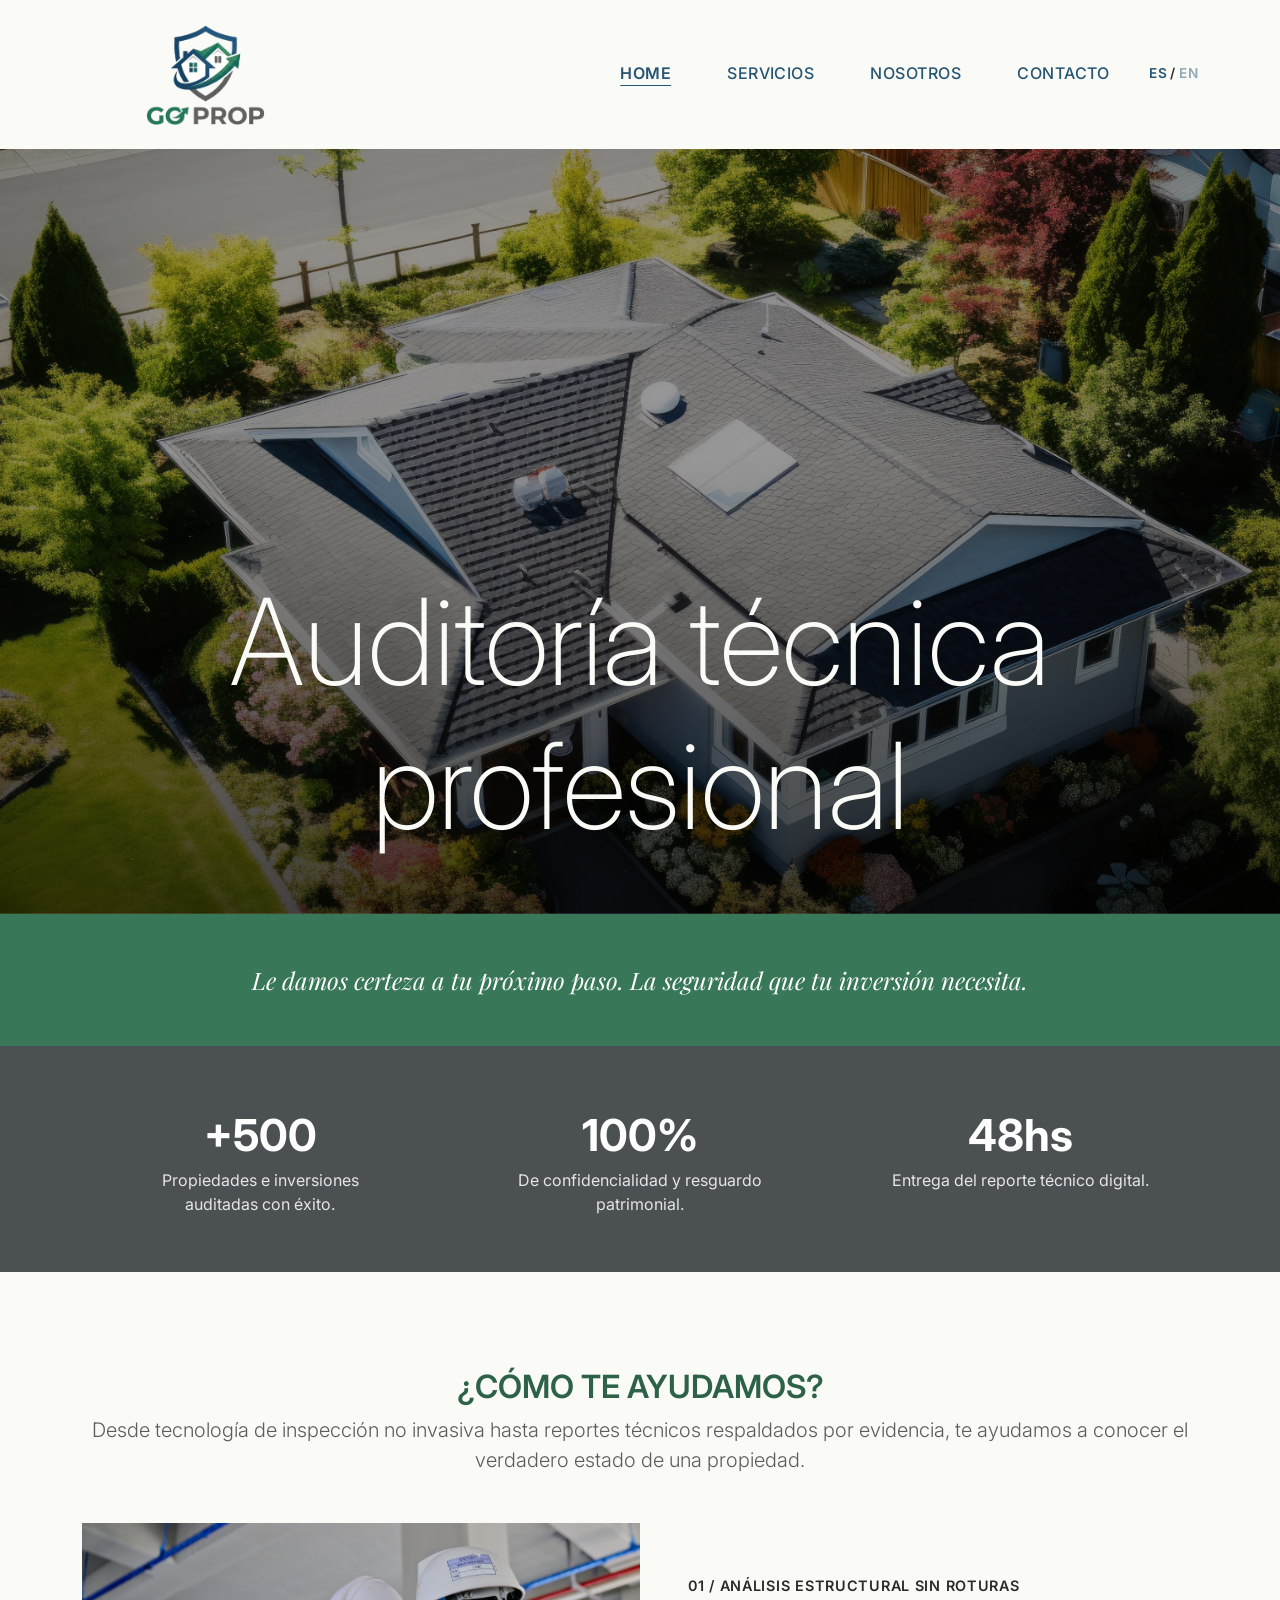
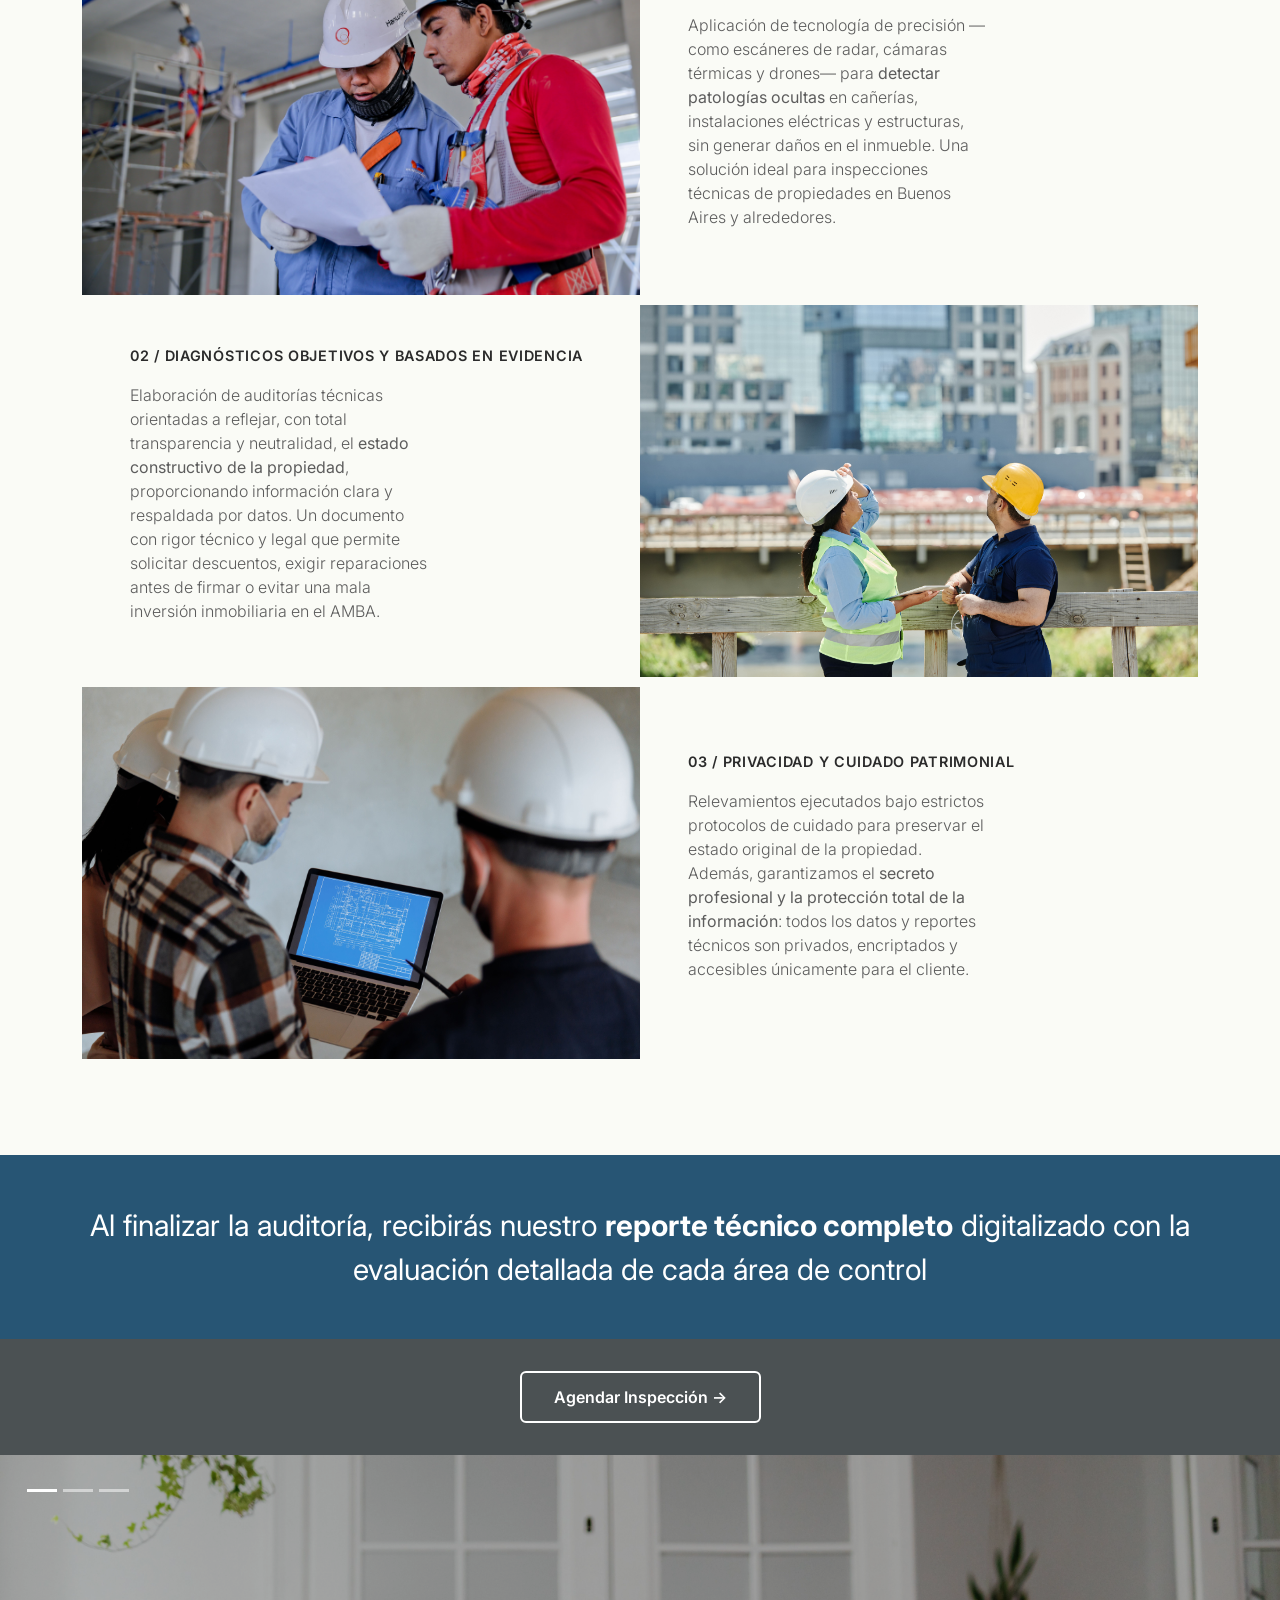
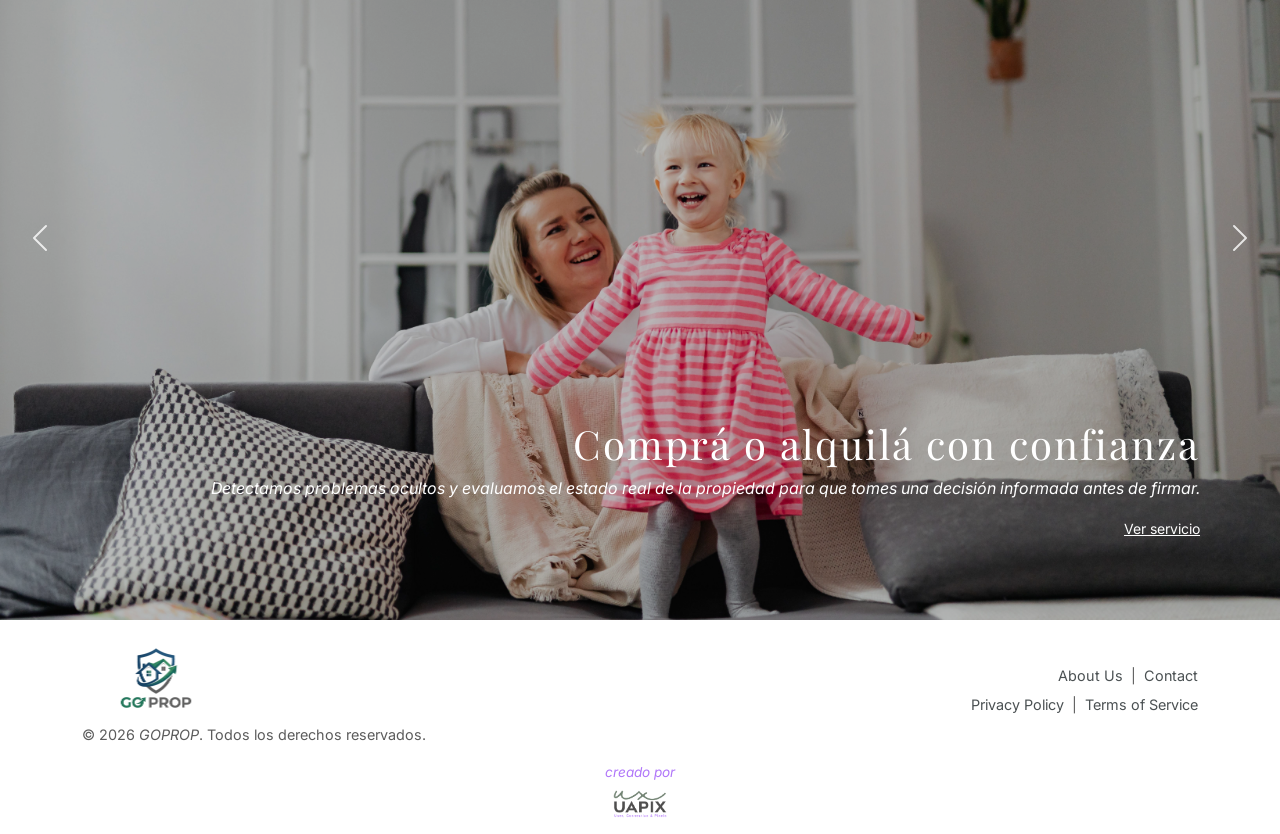
<file: index.html>
<!DOCTYPE html>
<html lang="es">
<head>
  <meta charset="UTF-8">
  <meta name="viewport" content="width=device-width, initial-scale=1.0">
  <title>Go Prop | La seguridad que tu inversión necesita</title>
  <meta name="description" content="Le damos certeza a tu próximo paso. Auditorías técnicas de propiedades con reporte digital.">

  <!-- Google Fonts -->
  <link rel="preconnect" href="https://fonts.googleapis.com">
  <link rel="preconnect" href="https://fonts.gstatic.com" crossorigin>
  <link href="https://fonts.googleapis.com/css2?family=Inter:wght@300;400;500;600;700&family=Playfair+Display:ital@1&display=swap" rel="stylesheet">

    <!-- FAVICON -->
    <link rel="shortcut icon" href="/assets/images/favicon.png" type="image/x-icon">
    <link rel="icon" href="/assets/images/favicon.png" type="image/x-icon">

  <!-- Bootstrap CSS -->
  <link href="https://cdn.jsdelivr.net/npm/bootstrap@5.3.3/dist/css/bootstrap.min.css" rel="stylesheet">

  <!-- Custom CSS -->
  <link rel="stylesheet" href="css/style.css">
</head>
<body>

  <!-- ==========================================================================
       Navbar
       ========================================================================== -->
  <nav class="navbar navbar-expand-lg navbar-goprop">
    <div class="container">
      <a class="navbar-brand" href="index.html">
        <img src="assets/images/logo.png" alt="Go Prop">
      </a>
      <button class="navbar-toggler" type="button" data-bs-toggle="collapse" data-bs-target="#navMain" aria-controls="navMain" aria-expanded="false" aria-label="Abrir menú">
        <span class="navbar-toggler-icon"></span>
      </button>
      <div class="collapse navbar-collapse justify-content-end" id="navMain">
        <ul class="navbar-nav">
          <li class="nav-item"><a class="nav-link active" href="index.html">HOME</a></li>
          <li class="nav-item"><a class="nav-link" href="servicios.html">SERVICIOS</a></li>
          <li class="nav-item"><a class="nav-link" href="nosotros.html">NOSOTROS</a></li>
          <li class="nav-item"><a class="nav-link" href="contacto.html">CONTACTO</a></li>
        </ul>
        <div class="lang-switch">
          <a href="index.html" class="current">ES</a> / <a href="en/index.html">EN</a>
        </div>
      </div>
    </div>
  </nav>

  <!-- ==========================================================================
       Hero
       ========================================================================== -->
  <header class="hero" style="background-image: url('assets/images/hero.png');">
    <div class="container hero-content">
      <h1 class="display-5">Auditoría técnica profesional</h1>
    </div>
  </header>

  <!-- Quote band -->
  <section class="quote-band">
    <p>Le damos certeza a tu próximo paso. La seguridad que tu inversión necesita.</p>
  </section>

  <!-- Stats bar -->
  <section class="stats-bar">
    <div class="container">
      <div class="row text-center g-4">
        <div class="col-md-4">
          <div class="stat-number">+500</div>
          <p class="stat-label">Propiedades e inversiones auditadas con éxito.</p>
        </div>
        <div class="col-md-4">
          <div class="stat-number">100%</div>
          <p class="stat-label">De confidencialidad y resguardo patrimonial.</p>
        </div>
        <div class="col-md-4">
          <div class="stat-number">48hs</div>
          <p class="stat-label">Entrega del reporte técnico digital.</p>
        </div>
      </div>
    </div>
  </section>

  <!-- ==========================================================================
       Cómo te ayudamos
       ========================================================================== -->
  <section class="services-intro section-padding">
    <div class="container">
      <div class="text-center mb-5">
        <h2>¿CÓMO TE AYUDAMOS?</h2>
        <p class="lead">Desde tecnología de inspección no invasiva hasta reportes técnicos respaldados por evidencia, te ayudamos a conocer el verdadero estado de una propiedad.</p>
      </div>

      <div class="row service-row align-items-center g-0 mb-0">
        <div class="col-md-6">
          <img src="assets/images/solucion1.jpg" alt="Inspectores revisando documentos en una propiedad">
        </div>
        <div class="col-md-6 p-5">
          <span class="service-number">01 / Análisis estructural sin roturas</span>
          <p class="mt-3">Aplicación de tecnología de precisión —como escáneres de radar, cámaras térmicas y drones— para <strong>detectar patologías ocultas</strong> en cañerías, instalaciones eléctricas y estructuras, sin generar daños en el inmueble. Una solución ideal para inspecciones técnicas de propiedades en Buenos Aires y alrededores.</p>
        </div>
      </div>


      <div class="row service-row align-items-center g-0 mb-0">
        <div class="col-md-6 order-md-2">
          <img src="assets/images/solucion2.jpg" alt="Inspectores afuera revisando la fachada de una propiedad">
        </div>
        <div class="col-md-6 order-md-1 p-5">
          <span class="service-number">02 / Diagnósticos objetivos y basados en evidencia</span>
          <p class="mt-3">Elaboración de auditorías técnicas orientadas a reflejar, con total transparencia y neutralidad, el <strong>estado constructivo de la propiedad</strong>, proporcionando información clara y respaldada por datos. Un documento con rigor técnico y legal que permite solicitar descuentos, exigir reparaciones antes de firmar o evitar una mala inversión inmobiliaria en el AMBA.</p>
        </div>
      </div>

      
      <div class="row service-row align-items-center g-0">
        <div class="col-md-6">
          <img src="assets/images/solucion3.jpg" alt="Inspectores revisando planos en una computadora portatil">
        </div>
        <div class="col-md-6 p-5">
          <span class="service-number">03 / Privacidad y cuidado patrimonial</span>
          <p class="mt-3">Relevamientos ejecutados bajo estrictos protocolos de cuidado para preservar el estado original de la propiedad. Además, garantizamos el <strong>secreto profesional y la protección total de la información</strong>: todos los datos y reportes técnicos son privados, encriptados y accesibles únicamente para el cliente.</p>
        </div>
      </div>
    </div>
  </section>

  <!-- CTA -->
  <section class="cta-text-band">
    <div class="container">
      <p>Al finalizar la auditoría, recibirás nuestro <strong>reporte técnico completo</strong> digitalizado con la evaluación detallada de cada área de control</p>
    </div>
  </section>
  <section class="cta-button-band">
    <a href="servicios.html" class="btn btn-outline-goprop">Agendar Inspección &rarr;</a>
  </section>

  <!-- ==========================================================================
       Gallery / parallax
       ========================================================================== -->
  <div id="galleryCarousel" class="carousel slide gallery-parallax" data-bs-ride="carousel">
    <div class="carousel-indicators">
      <button type="button" data-bs-target="#galleryCarousel" data-bs-slide-to="0" class="active" aria-current="true" aria-label="Slide 1"></button>
      <button type="button" data-bs-target="#galleryCarousel" data-bs-slide-to="1" aria-label="Slide 2"></button>
      <button type="button" data-bs-target="#galleryCarousel" data-bs-slide-to="2" aria-label="Slide 3"></button>
    </div>
    <div class="carousel-inner">
      <div class="carousel-item active" style="background-image: url('assets/images/gallery-living-room.jpg');">
        <div class="gallery-parallax-content">
          <h2 class="display-6">Comprá o alquilá con confianza</h2>
          <p class="fst-italic">Detectamos problemas ocultos y evaluamos el estado real de la propiedad para que tomes una decisión informada antes de firmar.</p>
          <a href="servicios.html#pre-compra" class="text-white text-decoration-underline small">Ver servicio</a>
        </div>
      </div>
      <div class="carousel-item" style="background-image: url('assets/images/gallery-kitchen.jpg');">
        <div class="gallery-parallax-content">
          <h2 class="display-6">Recibí tu propiedad con tranquilidad</h2>
          <p class="fst-italic">Verificamos que la construcción o remodelación cumpla con los estándares de calidad y con lo acordado antes de la entrega.</p>
          <a href="servicios.html#control-obra" class="text-white text-decoration-underline small">Ver servicio</a>
        </div>
      </div>
      <div class="carousel-item" style="background-image: url('assets/images/gallery-garden.jpg');">
        <div class="gallery-parallax-content">
          <h2 class="display-6">Encontrá la causa del problema</h2>
          <p class="fst-italic">Analizamos filtraciones, fisuras y otras fallas para identificar su origen y brindarte un diagnóstico técnico confiable.</p>
          <a href="servicios.html#patologias" class="text-white text-decoration-underline small">Ver servicio</a>
        </div>
      </div>
    </div>
    <button class="carousel-control-prev" type="button" data-bs-target="#galleryCarousel" data-bs-slide="prev">
      <span class="carousel-control-prev-icon" aria-hidden="true"></span>
      <span class="visually-hidden">Anterior</span>
    </button>
    <button class="carousel-control-next" type="button" data-bs-target="#galleryCarousel" data-bs-slide="next">
      <span class="carousel-control-next-icon" aria-hidden="true"></span>
      <span class="visually-hidden">Siguiente</span>
    </button>
  </div>

  <!-- ==========================================================================
       Footer
       ========================================================================== -->
  <footer class="footer-goprop">
    <div class="container">
      <div class="row align-items-center">
        <div class="col-md-5 mb-3 mb-md-0 footer-brand">
          <img src="assets/images/logo.png" alt="Go Prop" style="height:72px;">
          <p class="footer-copyright">&copy; 2026 <em>GOPROP</em>. Todos los derechos reservados.</p>
        </div>
<div class="col-md-7 text-md-end footer-links">
          <div class="footer-links-row"><a href="nosotros.html">About Us</a><span class="footer-sep">|</span><a href="contacto.html">Contact</a></div>
          <div class="footer-links-row"><a href="#">Privacy Policy</a><span class="footer-sep">|</span><a href="#">Terms of Service</a></div>
        </div>
      </div>
<div class="text-center mt-3 footer-credit">
        <p>creado por</p>
        <img src="assets/images/uapix-logo.png" alt="UAPIX">
      </div>
    </div>
  </footer>

  <!-- Bootstrap JS -->
  <script src="https://cdn.jsdelivr.net/npm/bootstrap@5.3.3/dist/js/bootstrap.bundle.min.js"></script>
  <script src="js/main.js"></script>
</body>
</html>
</file>
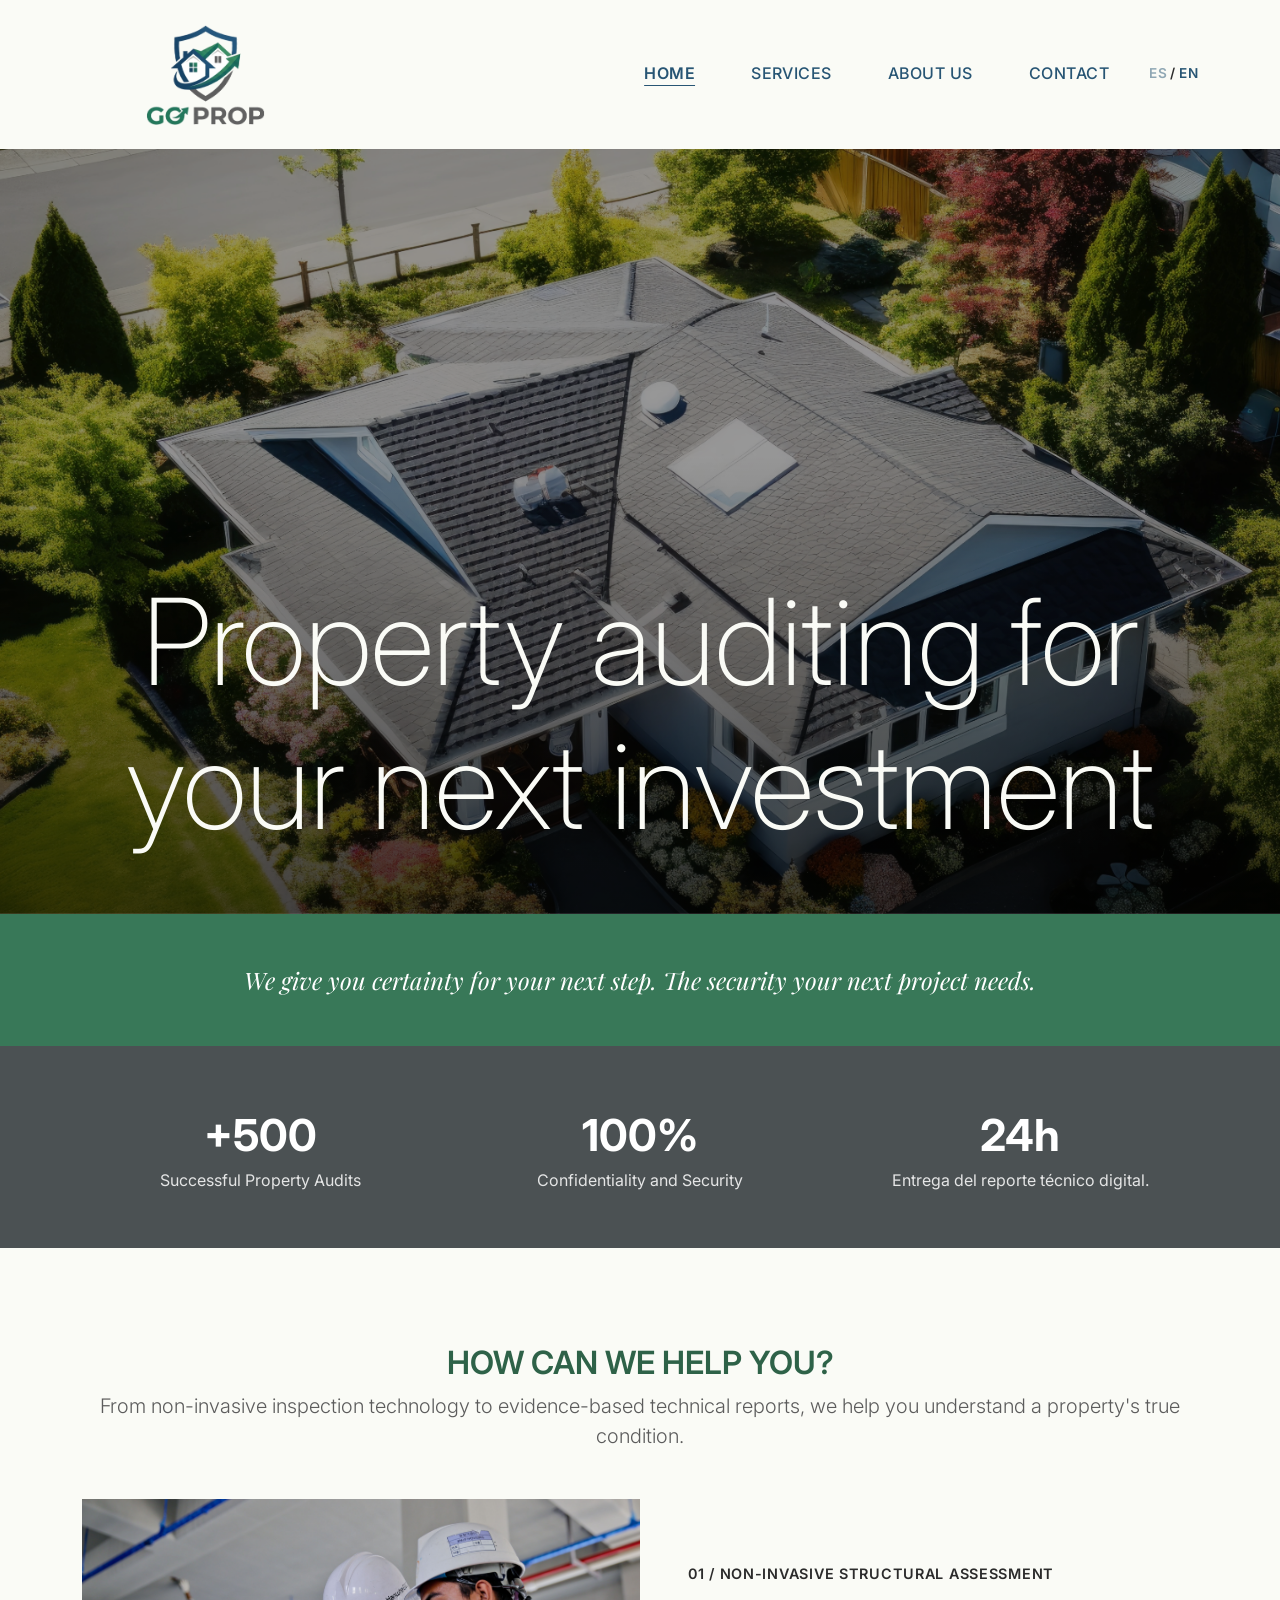
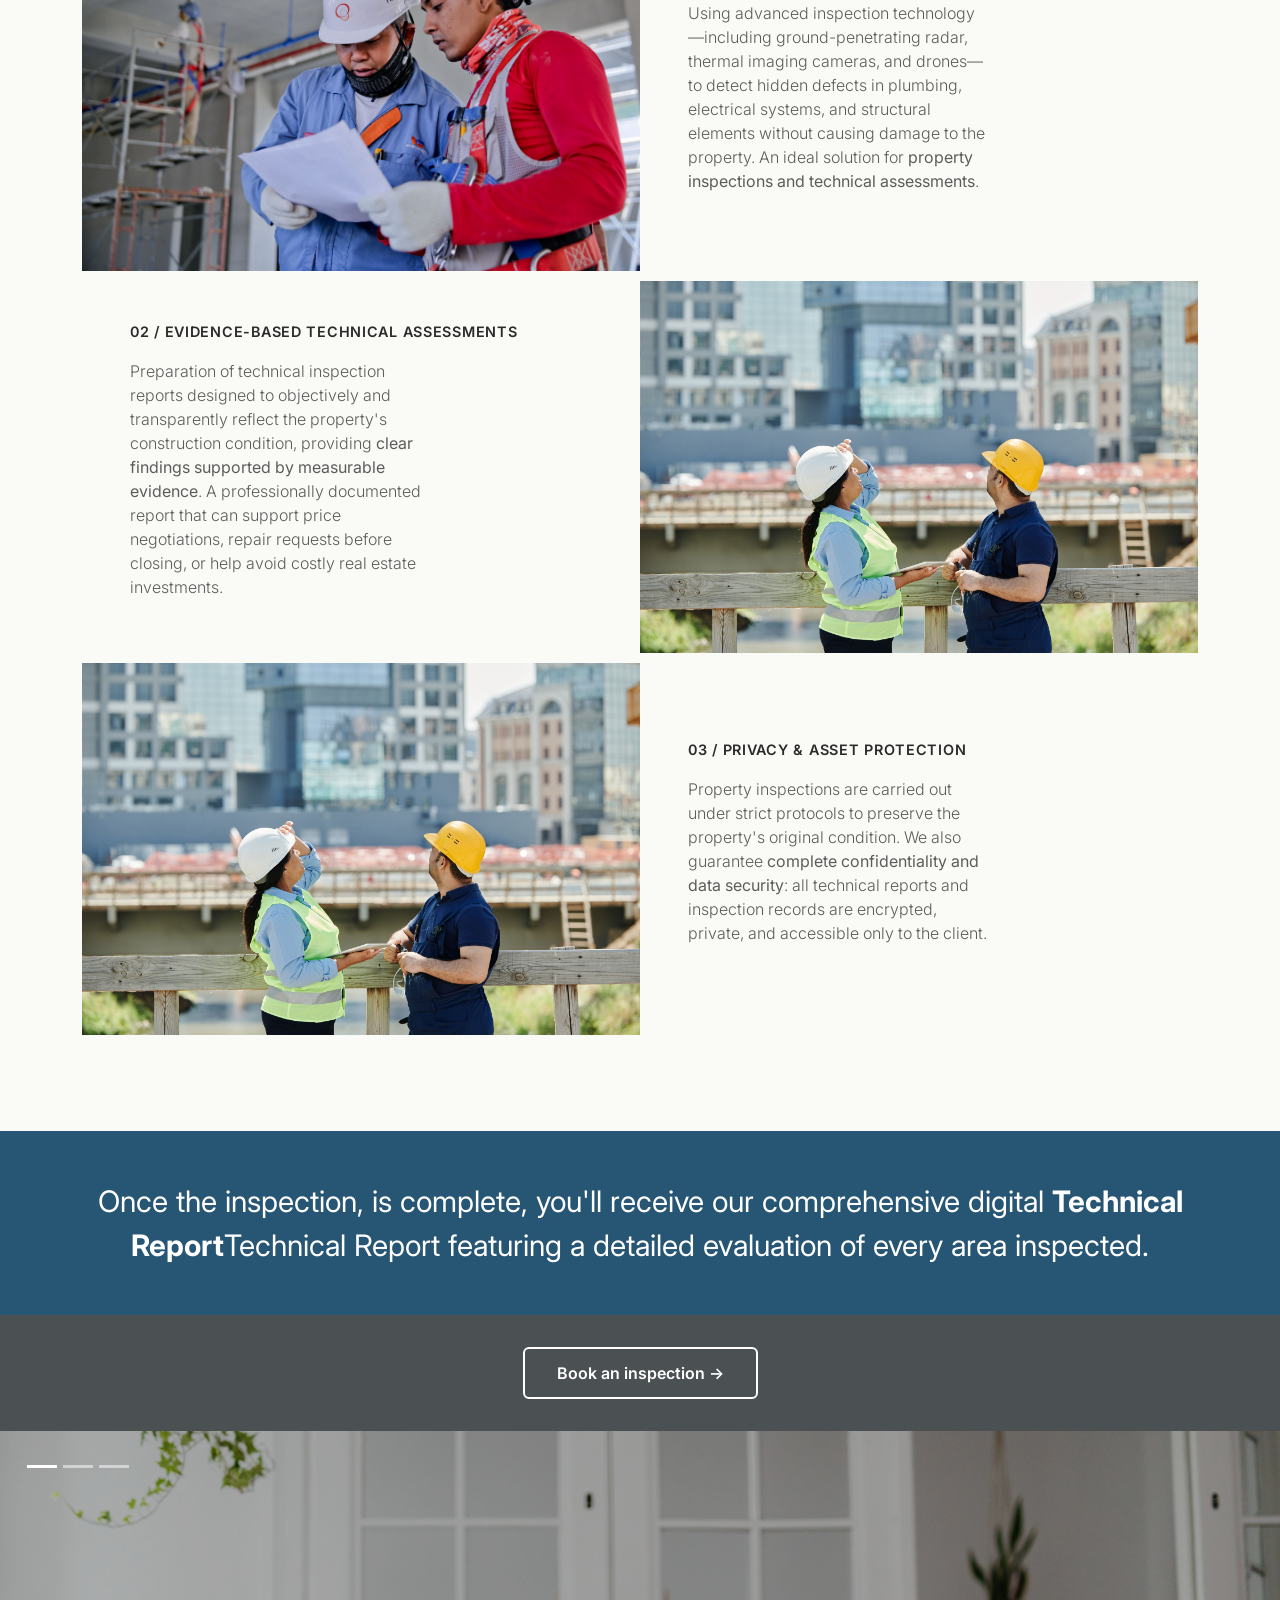
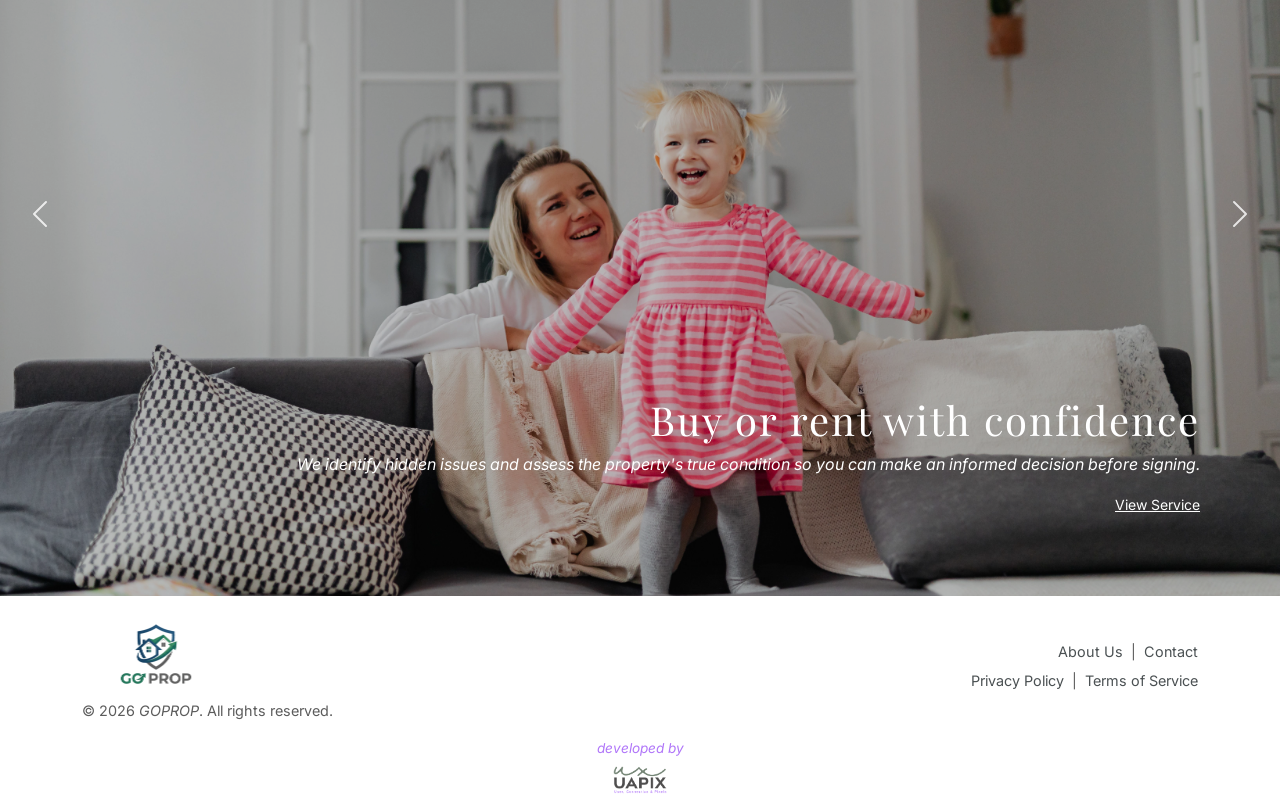
<file: en/index.html>
<!DOCTYPE html>
<html lang="en">
<head>
  <meta charset="UTF-8">
  <meta name="viewport" content="width=device-width, initial-scale=1.0">
  <title>Go Prop | Property Auditing and Inspection</title>
  <meta name="description" content="We give you certainty for your next step. Technical property audits with a digital report.">

  <!-- Google Fonts -->
  <link rel="preconnect" href="https://fonts.googleapis.com">
  <link rel="preconnect" href="https://fonts.gstatic.com" crossorigin>
  <link href="https://fonts.googleapis.com/css2?family=Inter:wght@300;400;500;600;700&family=Playfair+Display:ital@1&display=swap" rel="stylesheet">
  
  <!-- FAVICON -->
    <link rel="shortcut icon" href="../assets/images/favicon.png" type="image/x-icon">
    <link rel="icon" href="../assets/images/favicon.png" type="image/x-icon">

  <!-- Bootstrap CSS -->
  <link href="https://cdn.jsdelivr.net/npm/bootstrap@5.3.3/dist/css/bootstrap.min.css" rel="stylesheet">

  <!-- Custom CSS -->
  <link rel="stylesheet" href="../css/style.css">
</head>
<body>

  <!-- ==========================================================================
       Navbar
       ========================================================================== -->
  <nav class="navbar navbar-expand-lg navbar-goprop">
    <div class="container">
      <a class="navbar-brand" href="index.html">
        <img src="../assets/images/logo.png" alt="Go Prop">
      </a>
      <button class="navbar-toggler" type="button" data-bs-toggle="collapse" data-bs-target="#navMain" aria-controls="navMain" aria-expanded="false" aria-label="Abrir menú">
        <span class="navbar-toggler-icon"></span>
      </button>
      <div class="collapse navbar-collapse justify-content-end" id="navMain">
        <ul class="navbar-nav">
          <li class="nav-item"><a class="nav-link active" href="index.html">HOME</a></li>
          <li class="nav-item"><a class="nav-link" href="servicios.html">SERVICES</a></li>
          <li class="nav-item"><a class="nav-link" href="nosotros.html">ABOUT US</a></li>
          <li class="nav-item"><a class="nav-link" href="contacto.html">CONTACT</a></li>
        </ul>
        <div class="lang-switch">
          <a href="../index.html">ES</a> / <a href="index.html" class="current">EN</a>
        </div>
      </div>
    </div>
  </nav>

  <!-- ==========================================================================
       Hero
       ========================================================================== -->
  <header class="hero" style="background-image: url('../assets/images/hero.png');">
    <div class="container hero-content">  
      <h1 class="display-5">Property auditing for your next investment</h1>
    </div>
  </header>

  <!-- Quote band -->
  <section class="quote-band">
  
    <p>We give you certainty for your next step. The security your next project needs.</p>
  </section>

  <!-- Stats bar -->
  <section class="stats-bar">
    <div class="container">
      <div class="row text-center g-4">
        <div class="col-md-4">
          <div class="stat-number">+500</div>
          <!-- TRANSLATE (3 stat labels below) -->
          <p class="stat-label">Successful Property Audits</p>
        </div>
        <div class="col-md-4">
          <div class="stat-number">100%</div>
          <p class="stat-label">Confidentiality and Security</p>
        </div>
        <div class="col-md-4">
          <div class="stat-number">24h</div>
          <p class="stat-label">Entrega del reporte técnico digital.</p>
        </div>
      </div>
    </div>
  </section>

  <!-- ==========================================================================
       How can we help
       ========================================================================== -->
  <section class="services-intro section-padding">
    <div class="container">
      <div class="text-center mb-5">
        
        <h2>HOW CAN WE HELP YOU?</h2>
        <p class="lead">From non-invasive inspection technology to evidence-based technical reports, we help you understand a property's true condition.</p>
      </div>

      <!-- Row 1: image left, text right -->
      <div class="row service-row align-items-center g-0 mb-0">
        <div class="col-md-6">
          <img src="/assets/images/solucion1.jpg" alt="Inspectores revisando documentos en una propiedad">
        </div>
        <div class="col-md-6 p-5">
          
          <span class="service-number">01 / Non-Invasive Structural Assessment</span>
          <p class="mt-3">Using advanced inspection technology—including ground-penetrating radar, thermal imaging cameras, and drones—to detect hidden defects in plumbing, electrical systems, and structural elements without causing damage to the property. An ideal solution for <strong>property inspections and technical assessments</strong>.</p>
        </div>
      </div>

      <!-- Row 2: text left, image right -->
      <div class="row service-row align-items-center g-0 mb-0">
        <div class="col-md-6 order-md-2">
          <img src="/assets/images/solucion2.jpg" alt="Inspectores afuera revisando la fachada de una propiedad">
        </div>
        <div class="col-md-6 order-md-1 p-5">
          <span class="service-number">02 / Evidence-Based Technical Assessments</span>
          <p class="mt-3">Preparation of technical inspection reports designed to objectively and transparently reflect the property's construction condition, providing <strong>clear findings supported by measurable evidence</strong>. A professionally documented report that can support price negotiations, repair requests before closing, or help avoid costly real estate investments.</p>
        </div>
      </div>

      <!-- Row 3: image left, text right -->
      <div class="row service-row align-items-center g-0">
        <div class="col-md-6">
          <img src="/assets/images/solucion2.jpg" alt="Inspectores revisando planos en una computadora portatil">
        </div>
        <div class="col-md-6 p-5">
          <span class="service-number">03 / Privacy & Asset Protection</span>
          <p class="mt-3">Property inspections are carried out under strict protocols to preserve the property's original condition. We also guarantee <strong>complete confidentiality and data security</strong>: all technical reports and inspection records are encrypted, private, and accessible only to the client.</p>
        </div>
      </div>
    </div>
  </section>

  <!-- CTA -->
  <section class="cta-text-band">
    <div class="container">
      <!-- TRANSLATE -->
      <p>Once the inspection, is complete, you'll receive our comprehensive digital <strong>Technical Report</strong>Technical Report featuring a detailed evaluation of every area inspected.</p>
    </div>
  </section>
  <section class="cta-button-band">
    <!-- TRANSLATE (button label) -->
    <a href="servicios.html" class="btn btn-outline-goprop">Book an inspection &rarr;</a>
  </section>

  <!-- ==========================================================================
       Gallery / parallax
       ========================================================================== -->
  <div id="galleryCarousel" class="carousel slide gallery-parallax" data-bs-ride="carousel">
    <div class="carousel-indicators">
      <button type="button" data-bs-target="#galleryCarousel" data-bs-slide-to="0" class="active" aria-current="true" aria-label="Slide 1"></button>
      <button type="button" data-bs-target="#galleryCarousel" data-bs-slide-to="1" aria-label="Slide 2"></button>
      <button type="button" data-bs-target="#galleryCarousel" data-bs-slide-to="2" aria-label="Slide 3"></button>
    </div>
    <div class="carousel-inner">
      <div class="carousel-item active" style="background-image: url('../assets/images/gallery-living-room.jpg');">
        <div class="gallery-parallax-content">
          <h2 class="display-6">Buy or rent with confidence</h2>
          <p class="fst-italic">We identify hidden issues and assess the property's true condition so you can make an informed decision before signing.</p>
          <a href="servicios.html#pre-compra" class="text-white text-decoration-underline small">View Service</a>
        </div>
      </div>
      <div class="carousel-item" style="background-image: url('../assets/images/gallery-kitchen.jpg');">
        <div class="gallery-parallax-content">
          <h2 class="display-6">End construction work with peace of mind</h2>
          <p class="fst-italic">We verify that newly built or renovated properties meet quality standards and match the agreed specifications before handover.</p>
          <a href="servicios.html#control-obra" class="text-white text-decoration-underline small">View Service</a>

        </div>
      </div>
      <div class="carousel-item" style="background-image: url('../assets/images/gallery-garden.jpg');">
        <div class="gallery-parallax-content">
          <h2 class="display-6">Find the root cause of the problem</h2>
          <p class="fst-italic">We investigate leaks, structural cracks, and other property issues to identify their source and provide a reliable technical diagnosis.</p>
          <a href="servicios.html#patologias" class="text-white text-decoration-underline small">View Service</a>

        </div>
      </div>
    </div>
    <button class="carousel-control-prev" type="button" data-bs-target="#galleryCarousel" data-bs-slide="prev">
      <span class="carousel-control-prev-icon" aria-hidden="true"></span>
      <span class="visually-hidden">Anterior</span>
    </button>
    <button class="carousel-control-next" type="button" data-bs-target="#galleryCarousel" data-bs-slide="next">
      <span class="carousel-control-next-icon" aria-hidden="true"></span>
      <span class="visually-hidden">Siguiente</span>
    </button>
  </div>

  <!-- ==========================================================================
       Footer
       ========================================================================== -->
  <footer class="footer-goprop">
    <div class="container">
      <div class="row align-items-center">
        <div class="col-md-5 mb-3 mb-md-0 footer-brand">
          <img src="../assets/images/logo.png" alt="Go Prop" style="height:72px;">
          <p class="footer-copyright">&copy; 2026 <em>GOPROP</em>. All rights reserved.</p>
        </div>
<div class="col-md-7 text-md-end footer-links">
          <div class="footer-links-row"><a href="nosotros.html">About Us</a><span class="footer-sep">|</span><a href="contacto.html">Contact</a></div>
          <div class="footer-links-row"><a href="#">Privacy Policy</a><span class="footer-sep">|</span><a href="#">Terms of Service</a></div>
        </div>
      </div>
<div class="text-center mt-3 footer-credit">
        <p>developed by</p>
        <img src="../assets/images/uapix-logo.png" alt="UAPIX">
      </div>
    </div>
  </footer>

  <!-- Bootstrap JS -->
  <script src="https://cdn.jsdelivr.net/npm/bootstrap@5.3.3/dist/js/bootstrap.bundle.min.js"></script>
  <script src="../js/main.js"></script>
</body>
</html>
</file>
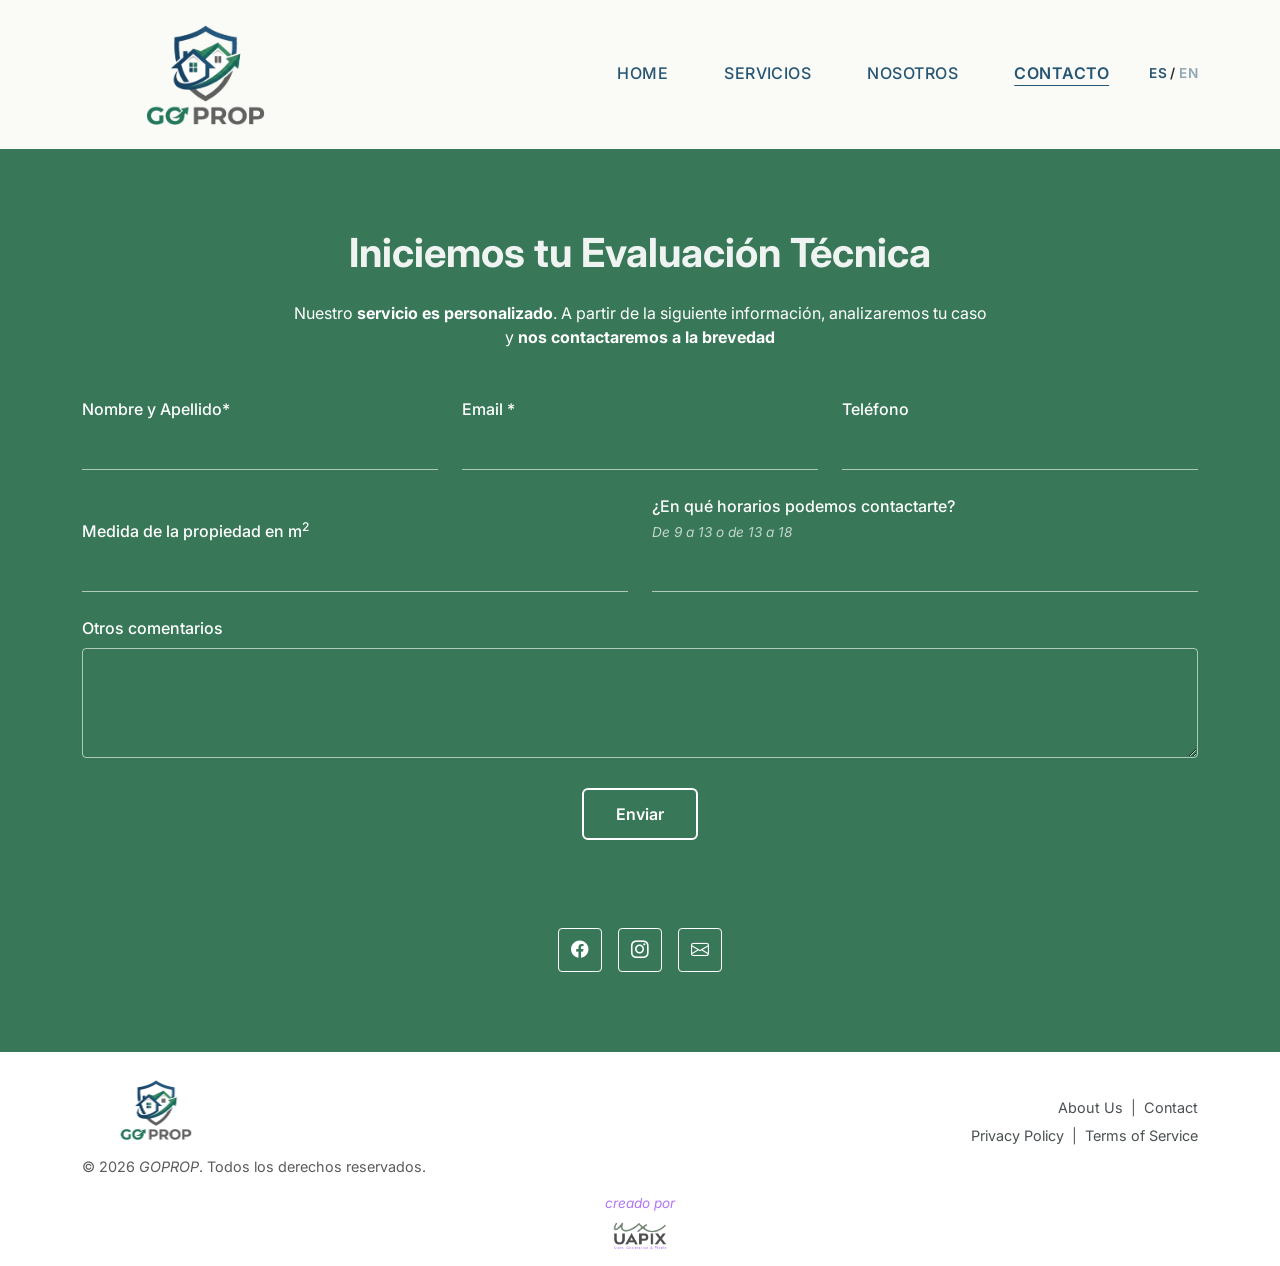
<file: contacto.html>
<!DOCTYPE html>
<html lang="es">

<head>
  <meta charset="UTF-8">
  <meta name="viewport" content="width=device-width, initial-scale=1.0">
  <title>Contact | Go Prop</title>

  <link rel="preconnect" href="https://fonts.googleapis.com">
  <link rel="preconnect" href="https://fonts.gstatic.com" crossorigin>
  <link
    href="https://fonts.googleapis.com/css2?family=Inter:wght@300;400;500;600;700&family=Playfair+Display:ital@1&display=swap"
    rel="stylesheet">

  <link href="https://cdn.jsdelivr.net/npm/bootstrap@5.3.3/dist/css/bootstrap.min.css" rel="stylesheet">
  <link rel="stylesheet" href="css/style.css">
  <!-- FAVICON -->
  <link rel="shortcut icon" href="/assets/images/favicon.png" type="image/x-icon">
  <link rel="icon" href="/assets/images/favicon.png" type="image/x-icon">

  <link rel="stylesheet" href="https://cdn.jsdelivr.net/npm/bootstrap-icons@1.13.1/font/bootstrap-icons.min.css">

</head>

<body>

  <nav class="navbar navbar-expand-lg navbar-goprop">
    <div class="container">
      <a class="navbar-brand" href="index.html">
        <img src="assets/images/logo.png" alt="Go Prop">
      </a>
      <button class="navbar-toggler" type="button" data-bs-toggle="collapse" data-bs-target="#navMain"
        aria-controls="navMain" aria-expanded="false" aria-label="Abrir menú">
        <span class="navbar-toggler-icon"></span>
      </button>
      <div class="collapse navbar-collapse justify-content-end" id="navMain">
        <ul class="navbar-nav">
          <li class="nav-item"><a class="nav-link" href="index.html">HOME</a></li>
          <li class="nav-item"><a class="nav-link" href="servicios.html">SERVICIOS</a></li>
          <li class="nav-item"><a class="nav-link" href="nosotros.html">NOSOTROS</a></li>
          <li class="nav-item"><a class="nav-link active" href="contacto.html">CONTACTO</a></li>
        </ul>
        <div class="lang-switch">
          <a href="contacto.html" class="current">ES</a> / <a href="en/contacto.html">EN</a>
        </div>
      </div>
    </div>
  </nav>

  <section class="contact-hero">
    <div class="container">
      <h1>Iniciemos tu Evaluación Técnica</h1>
      <p class="contact-subtext">Nuestro <strong>servicio es personalizado</strong>. A partir de la siguiente
        información, analizaremos tu caso y <strong>nos contactaremos a la brevedad</strong></p>

      <form class="contact-form" id="contactForm" name="contacto" method="POST" data-netlify="true"
        data-netlify-honeypot="bot-field">
        <input type="hidden" name="form-name" value="contacto">

        <p class="d-none">
          <label>No completar si eres humano: <input name="bot-field"></label>
        </p>
        <div class="row">
          <div class="col-md-4 mb-4">
            <label for="nombre">Nombre y Apellido*</label>
            <input type="text" id="nombre" name="nombre" required>
          </div>

          <div class="col-md-4 mb-4">
            <label for="email">Email *</label>
            <input type="email" id="email" name="email" required>
          </div>
          <div class="col-md-4 mb-4">
            <label for="telefono">Teléfono</label>
            <input type="tel" id="telefono" name="telefono">
          </div>
        </div>

        <div class="row">
          <div class="col-md-6 mb-4">
            <label for="pregunta1">Medida de la propiedad en m<sup>2</sup></label>
            <input type="text" id="pregunta1" name="pregunta1">
          </div>
          <div class="col-md-6 mb-4">
            <label for="pregunta2">¿En qué horarios podemos contactarte?</label>
            <span class="field-hint"> <em> De 9 a 13 o de 13 a 18</em></span>
            <input type="text" id="pregunta2" name="pregunta2">
          </div>
        </div>

        <div class="col-md-12 mb-4">
  <label for="pregunta3">Otros comentarios</label>
  <textarea id="pregunta3" name="pregunta3" rows="3"></textarea>
</div>

          </div>
          <button type="submit" class="btn btn-outline-goprop mt-3 d-block mx-auto">Enviar</button>
          <div id="formStatus" class="form-status mt-3" aria-live="polite"></div>
      </form>

      <div class="social-icons mt-5">
        <a href="#" aria-label="Facebook"><i class="bi bi-facebook"></i></a>
        <a href="#" aria-label="Instagram"><i class="bi bi-instagram"></i></a>
        <a href="mailto:info@goprop.com" aria-label="Email"><i class="bi bi-envelope"></i></a>
      </div>
    </div>
  </section>

  <footer class="footer-goprop">
    <div class="container">
      <div class="row align-items-center">
        <div class="col-md-5 mb-3 mb-md-0 footer-brand">
          <img src="assets/images/logo.png" alt="Go Prop" style="height:72px;">
          <p class="footer-copyright">&copy; 2026 <em>GOPROP</em>. Todos los derechos reservados.</p>
        </div>
        <div class="col-md-7 text-md-end footer-links">
          <div class="footer-links-row"><a href="nosotros.html">About Us</a><span class="footer-sep">|</span><a
              href="contacto.html">Contact</a></div>
          <div class="footer-links-row"><a href="#">Privacy Policy</a><span class="footer-sep">|</span><a href="#">Terms
              of Service</a></div>
        </div>
      </div>
      <div class="text-center mt-3 footer-credit">
        <p>creado por</p>
        <img src="assets/images/uapix-logo.png" alt="UAPIX">
      </div>
    </div>
  </footer>

  <!-- Bootstrap JS -->
  <script src="https://cdn.jsdelivr.net/npm/bootstrap@5.3.3/dist/js/bootstrap.bundle.min.js"></script>
  <script src="js/main.js"></script>
</body>

</html>
</file>
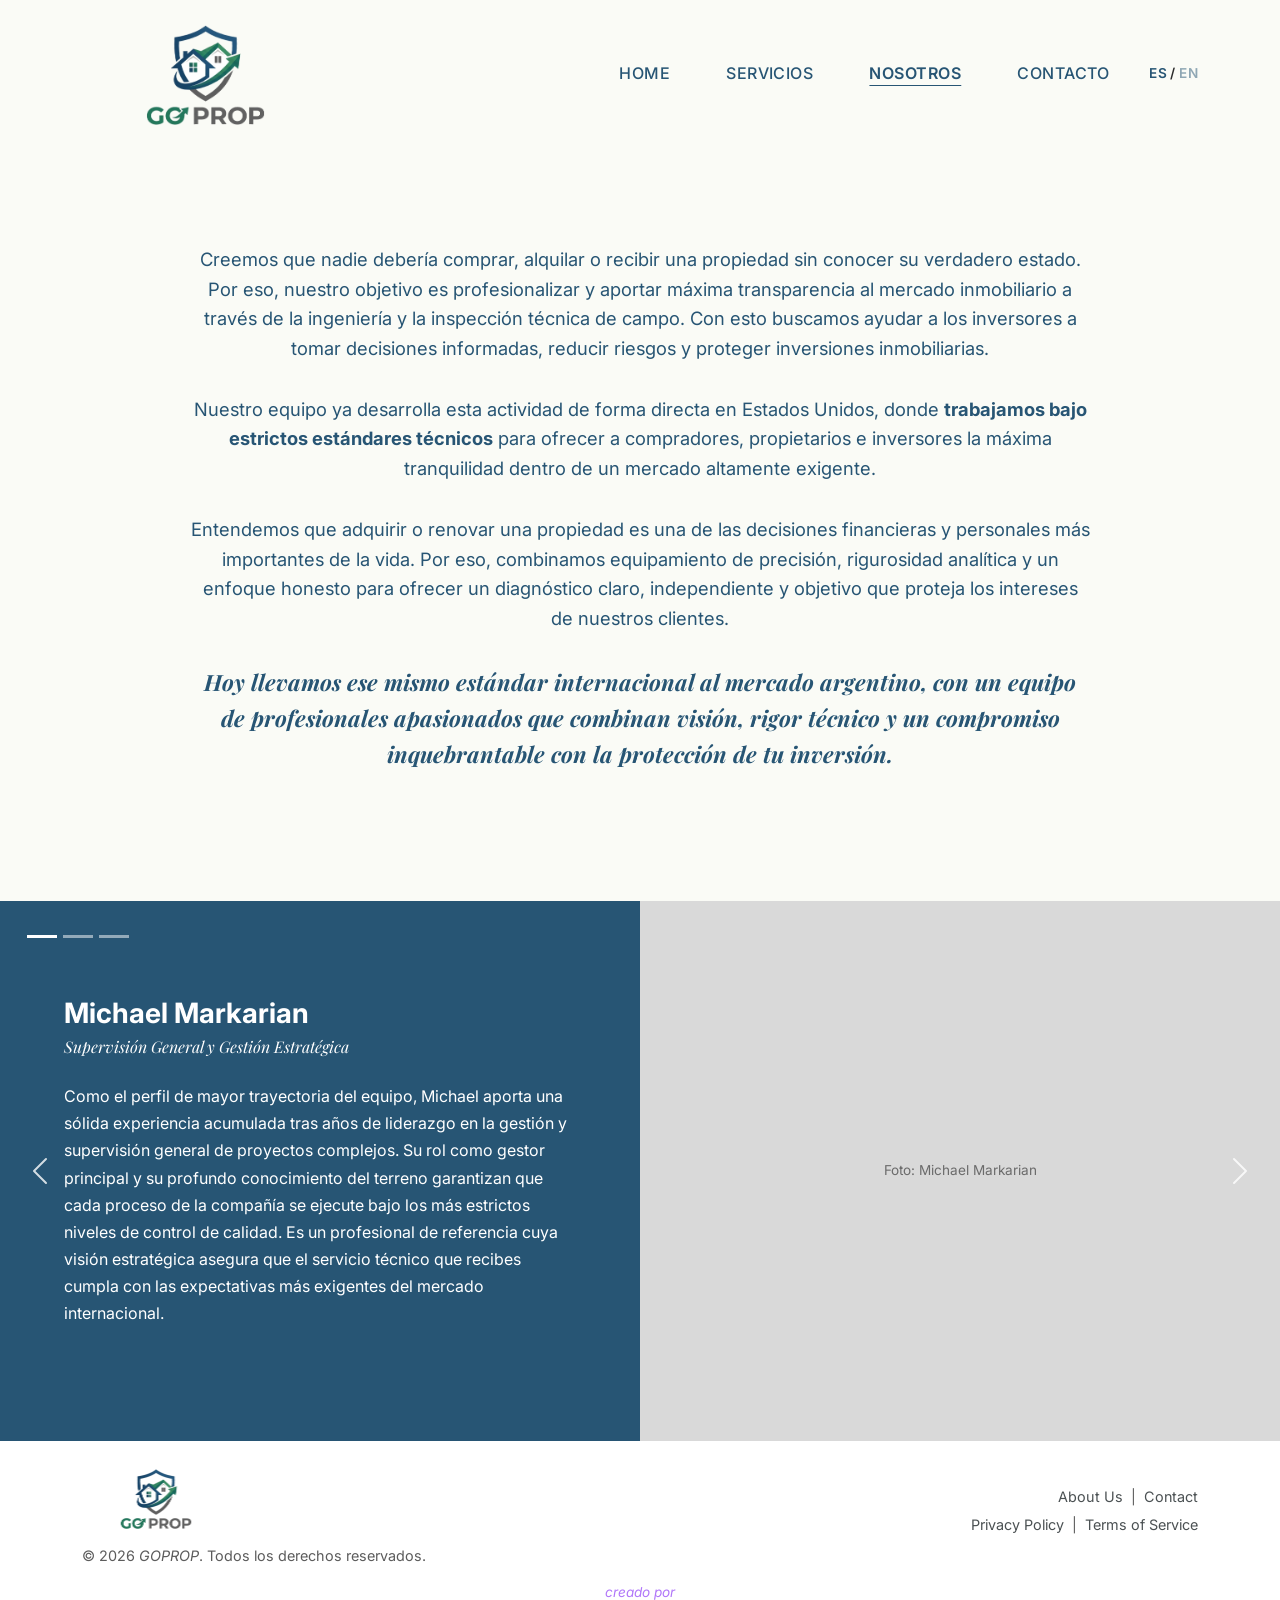
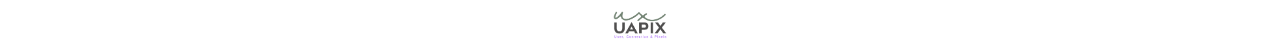
<file: nosotros.html>
<!DOCTYPE html>
<html lang="es">
<head>
  <meta charset="UTF-8">
  <meta name="viewport" content="width=device-width, initial-scale=1.0">
  <title>Nosotros | Go Prop</title>

  <link rel="preconnect" href="https://fonts.googleapis.com">
  <link rel="preconnect" href="https://fonts.gstatic.com" crossorigin>
  <link href="https://fonts.googleapis.com/css2?family=Inter:wght@300;400;500;600;700&family=Playfair+Display:ital@1&display=swap" rel="stylesheet">

  <link href="https://cdn.jsdelivr.net/npm/bootstrap@5.3.3/dist/css/bootstrap.min.css" rel="stylesheet">
  <link rel="stylesheet" href="css/style.css">

      <!-- FAVICON -->
    <link rel="shortcut icon" href="/assets/images/favicon.png" type="image/x-icon">
    <link rel="icon" href="/assets/images/favicon.png" type="image/x-icon">

</head>
<body>

<nav class="navbar navbar-expand-lg navbar-goprop">
    <div class="container">
      <a class="navbar-brand" href="index.html">
        <img src="assets/images/logo.png" alt="Go Prop">
      </a>
      <button class="navbar-toggler" type="button" data-bs-toggle="collapse" data-bs-target="#navMain" aria-controls="navMain" aria-expanded="false" aria-label="Abrir menú">
        <span class="navbar-toggler-icon"></span>
      </button>
      <div class="collapse navbar-collapse justify-content-end" id="navMain">
        <ul class="navbar-nav">
          <li class="nav-item"><a class="nav-link" href="index.html">HOME</a></li>
          <li class="nav-item"><a class="nav-link" href="servicios.html">SERVICIOS</a></li>
          <li class="nav-item"><a class="nav-link active" href="nosotros.html">NOSOTROS</a></li>
          <li class="nav-item"><a class="nav-link" href="contacto.html">CONTACTO</a></li>
        </ul>
        <div class="lang-switch">
          <a href="nosotros.html" class="current">ES</a> / <a href="en/nosotros.html">EN</a>
        </div>
      </div>
    </div>
  </nav>

  <!-- Intro -->
  <section class="section-padding about-intro">
    <div class="container">
      <p>Creemos que nadie debería comprar, alquilar o recibir una propiedad sin conocer su verdadero estado. Por eso, nuestro objetivo es profesionalizar y aportar máxima transparencia al mercado inmobiliario a través de la ingeniería y la inspección técnica de campo. Con esto buscamos ayudar a los inversores a tomar decisiones informadas, reducir riesgos y proteger inversiones inmobiliarias.</p> 
      
      <p>Nuestro equipo ya desarrolla esta actividad de forma directa en Estados Unidos, donde <strong>trabajamos bajo estrictos estándares técnicos</strong> para ofrecer a compradores, propietarios e inversores la máxima tranquilidad dentro de un mercado altamente exigente.</p>
      <p>Entendemos que adquirir o renovar una propiedad es una de las decisiones financieras y personales más importantes de la vida. Por eso, combinamos equipamiento de precisión, rigurosidad analítica y un enfoque honesto para ofrecer un diagnóstico claro, independiente y objetivo que proteja los intereses de nuestros clientes.</p>
      <p class="about-highlight">Hoy llevamos ese mismo estándar internacional al mercado argentino, con un equipo de profesionales apasionados que combinan visión, rigor técnico y un compromiso inquebrantable con la protección de tu inversión.</p>
    </div>
  </section>

  <!-- Team carousel -->
  <div id="teamCarousel" class="carousel slide team-carousel" data-bs-ride="carousel">
    <div class="carousel-indicators">
      <button type="button" data-bs-target="#teamCarousel" data-bs-slide-to="0" class="active" aria-current="true" aria-label="Slide 1"></button>
      <button type="button" data-bs-target="#teamCarousel" data-bs-slide-to="1" aria-label="Slide 2"></button>
      <button type="button" data-bs-target="#teamCarousel" data-bs-slide-to="2" aria-label="Slide 3"></button>
    </div>
    <div class="carousel-inner">

      <!-- Slide 1: info left, photo right -->
      <div class="carousel-item active team-slide">
        <div class="team-info">
          <h3>Michael Markarian</h3>
          <p class="team-role">Supervisión General y Gestión Estratégica</p>
          <p class="team-bio">Como el perfil de mayor trayectoria del equipo, Michael aporta una sólida experiencia acumulada tras años de liderazgo en la gestión y supervisión general de proyectos complejos. Su rol como gestor principal y su profundo conocimiento del terreno garantizan que cada proceso de la compañía se ejecute bajo los más estrictos niveles de control de calidad. Es un profesional de referencia cuya visión estratégica asegura que el servicio técnico que recibes cumpla con las expectativas más exigentes del mercado internacional.</p>
        </div>
        <div class="team-photo">
          <div class="img-placeholder">Foto: Michael Markarian</div>
        </div>
      </div>

      <!-- Slide 2: photo left, info right (mirrored per design note) -->
      <div class="carousel-item team-slide flex-row-reverse">
        <div class="team-info">
          <h3>Federico Córdoba</h3>
          <p class="team-role">Dirección de Operaciones, Logística y Administración</p>
          <p class="team-bio">Ideador clave en la concepción y el desembarco de este exitoso modelo en el país, Federico es el motor que impulsa la eficiencia de la compañía. Con un enfoque resolutivo y sumamente organizado, se encarga de articular las operaciones, la compleja estructura logística y el control administrativo y de supervisión. Su compromiso absoluto con la excelencia operativa asegura que cada inspección se coordine de manera impecable, garantizando respuestas ágiles, puntuales y sin fisuras para nuestros clientes.</p>
        </div>
        <div class="team-photo">
          <div class="img-placeholder">Foto: Federico Córdoba</div>
        </div>
      </div>

      <!-- Slide 3: info left, photo right -->
      <div class="carousel-item team-slide">
        <div class="team-info">
          <h3>Lucas Cabrera</h3>
          <p class="team-role">Logística, Operaciones y Especialista en Construcción</p>
          <p class="team-bio">Profesional técnico nativo del campo de la construcción, Lucas aporta el conocimiento empírico y el ojo experto que solo se consiguen tras años de trabajo en el terreno. Co-liderando el área de logística y operaciones de campo, su labor es fundamental para traducir la teoría en diagnósticos precisos. Su compromiso y minuciosidad en el análisis estructural garantizan que cada inspección técnica evalúe el inmueble de manera exhaustiva, detectando con precisión quirúrgica cualquier vicio oculto o detalle crítico.</p>
        </div>
        <div class="team-photo">
          <div class="img-placeholder">Foto: Lucas Cabrera</div>
        </div>
      </div>

    </div>
    <button class="carousel-control-prev" type="button" data-bs-target="#teamCarousel" data-bs-slide="prev">
      <span class="carousel-control-prev-icon" aria-hidden="true"></span>
      <span class="visually-hidden">Anterior</span>
    </button>
    <button class="carousel-control-next" type="button" data-bs-target="#teamCarousel" data-bs-slide="next">
      <span class="carousel-control-next-icon" aria-hidden="true"></span>
      <span class="visually-hidden">Siguiente</span>
    </button>
  </div>

  <footer class="footer-goprop">
    <div class="container">
      <div class="row align-items-center">
        <div class="col-md-5 mb-3 mb-md-0 footer-brand">
          <img src="assets/images/logo.png" alt="Go Prop" style="height:72px;">
          <p class="footer-copyright">&copy; 2026 <em>GOPROP</em>. Todos los derechos reservados.</p>
        </div>
<div class="col-md-7 text-md-end footer-links">
          <div class="footer-links-row"><a href="nosotros.html">About Us</a><span class="footer-sep">|</span><a href="contacto.html">Contact</a></div>
          <div class="footer-links-row"><a href="#">Privacy Policy</a><span class="footer-sep">|</span><a href="#">Terms of Service</a></div>
        </div>
      </div>
<div class="text-center mt-3 footer-credit">
        <p>creado por</p>
        <img src="assets/images/uapix-logo.png" alt="UAPIX">
      </div>
    </div>
  </footer>
  
  <!-- Bootstrap JS -->
  <script src="https://cdn.jsdelivr.net/npm/bootstrap@5.3.3/dist/js/bootstrap.bundle.min.js"></script>
  <script src="js/main.js"></script>
</body>
</html>
</file>
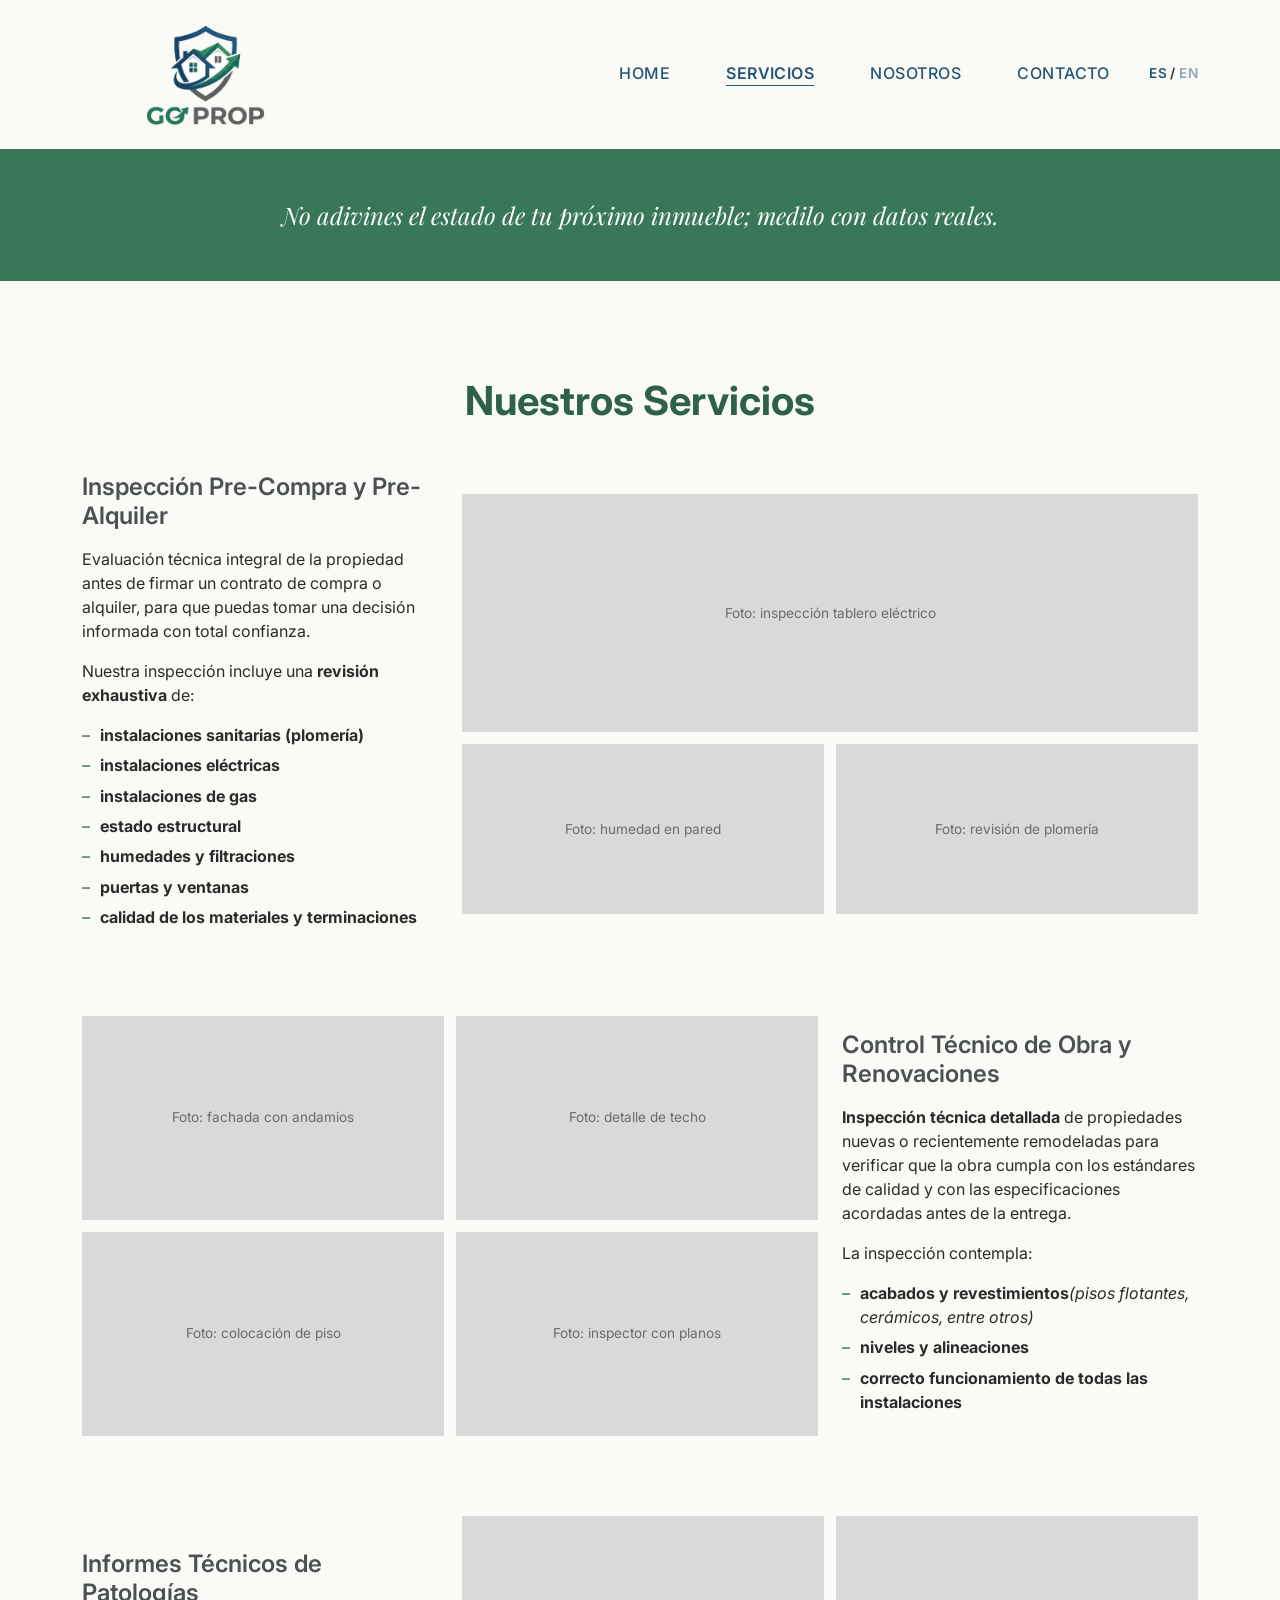
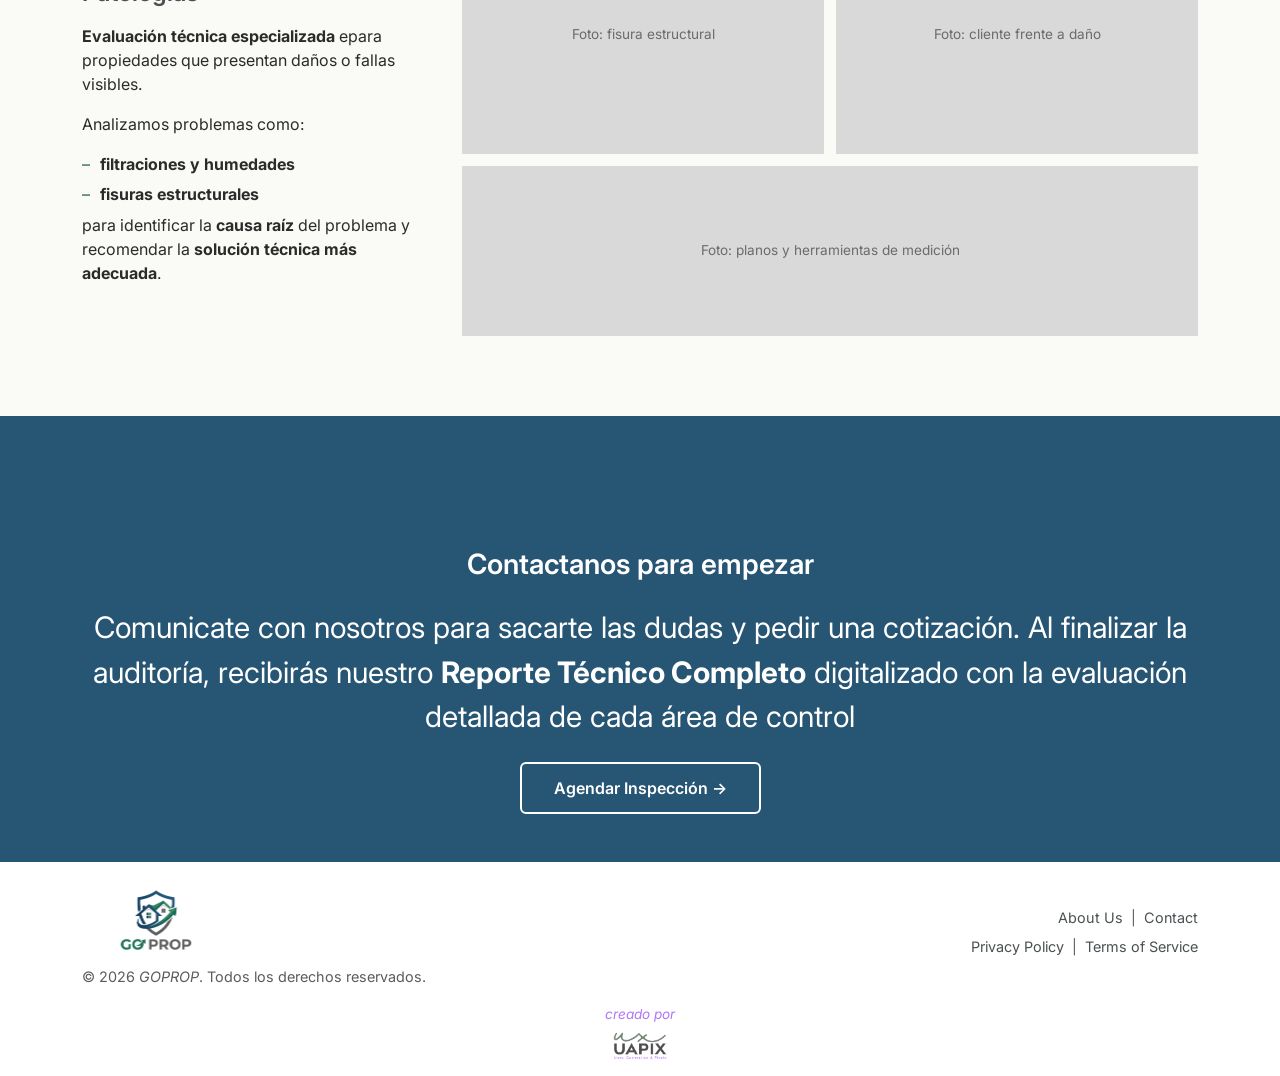
<file: servicios.html>
<!DOCTYPE html>
<html lang="es">
<head>
  <meta charset="UTF-8">
  <meta name="viewport" content="width=device-width, initial-scale=1.0">
  <title>Servicios | Go Prop</title>

  <link rel="preconnect" href="https://fonts.googleapis.com">
  <link rel="preconnect" href="https://fonts.gstatic.com" crossorigin>
  <link href="https://fonts.googleapis.com/css2?family=Inter:wght@300;400;500;600;700&family=Playfair+Display:ital@1&display=swap" rel="stylesheet">

  <link href="https://cdn.jsdelivr.net/npm/bootstrap@5.3.3/dist/css/bootstrap.min.css" rel="stylesheet">
  <link rel="stylesheet" href="css/style.css">

      <!-- FAVICON -->
    <link rel="shortcut icon" href="/assets/images/favicon.png" type="image/x-icon">
    <link rel="icon" href="/assets/images/favicon.png" type="image/x-icon">

</head>
<body>
  <nav class="navbar navbar-expand-lg navbar-goprop">
    <div class="container">
      <a class="navbar-brand" href="index.html">
        <img src="assets/images/logo.png" alt="Go Prop">
      </a>
      <button class="navbar-toggler" type="button" data-bs-toggle="collapse" data-bs-target="#navMain" aria-controls="navMain" aria-expanded="false" aria-label="Abrir menú">
        <span class="navbar-toggler-icon"></span>
      </button>
      <div class="collapse navbar-collapse justify-content-end" id="navMain">
        <ul class="navbar-nav">
          <li class="nav-item"><a class="nav-link" href="index.html">HOME</a></li>
          <li class="nav-item"><a class="nav-link active" href="servicios.html">SERVICIOS</a></li>
          <li class="nav-item"><a class="nav-link" href="nosotros.html">NOSOTROS</a></li>
          <li class="nav-item"><a class="nav-link" href="contacto.html">CONTACTO</a></li>
        </ul>
        <div class="lang-switch">
          <a href="servicios.html" class="current">ES</a> / <a href="en/servicios.html">EN</a>
        </div>
      </div>
    </div>
  </nav>

  <!-- Quote band -->
  <section class="quote-band">
    <p>No adivines el estado de tu próximo inmueble; medilo con datos reales.</p>
  </section>

  <!-- Heading -->
  <section class="section-padding pb-0">
    <div class="container">
      <h1 class="solutions-heading mb-5">Nuestros Servicios</h1>

      <!-- Row 1: text left, collage right -->
      <div class="row solution-row align-items-center" id="pre-compra">
        <div class="col-lg-4 solution-text mb-4 mb-lg-0">
          <h2 class="solution-title">Inspección Pre-Compra y Pre-Alquiler</h2>
          <p>Evaluación técnica integral de la propiedad antes de firmar un contrato de compra o alquiler, para que puedas tomar una decisión informada con total confianza.</p>
          <p>Nuestra inspección incluye una <strong>revisión exhaustiva</strong> de:</p>
          <ul>
            <li><strong>instalaciones sanitarias (plomería)</strong></li>
            <li><strong>instalaciones eléctricas</strong></li>
            <li><strong>instalaciones de gas</strong></li>
            <li><strong>estado estructural</strong></li>
            <li><strong>humedades y filtraciones</strong></li>
            <li><strong>puertas y ventanas</strong></li>
            <li><strong>calidad de los materiales y terminaciones</strong></li>
          </ul>
        </div>
        <div class="col-lg-8">
          <div class="solution-collage layout-1">
            <div class="img-placeholder cell-1">Foto: inspección tablero eléctrico</div>
            <div class="img-placeholder cell-2">Foto: humedad en pared</div>
            <div class="img-placeholder cell-3">Foto: revisión de plomería</div>
          </div>
        </div>
      </div>

      <!-- Row 2: collage left, text right -->
      <div class="row solution-row align-items-center" id="control-obra">
        <div class="col-lg-8 order-lg-1 mb-4 mb-lg-0">
          <div class="solution-collage layout-2">
            <div class="img-placeholder">Foto: fachada con andamios</div>
            <div class="img-placeholder">Foto: detalle de techo</div>
            <div class="img-placeholder">Foto: colocación de piso</div>
            <div class="img-placeholder">Foto: inspector con planos</div>
          </div>
        </div>
        <div class="col-lg-4 order-lg-2 solution-text">
          <h2 class="solution-title">Control Técnico de Obra y Renovaciones</h2>
          <p><strong>Inspección técnica detallada</strong> de propiedades nuevas o recientemente remodeladas para verificar que la obra cumpla con los estándares de calidad y con las especificaciones acordadas antes de la entrega.</p>

          <p>La inspección contempla:</p>
          <ul>
            <li><strong>acabados y revestimientos</strong><em>(pisos flotantes, cerámicos, entre otros)</em></li>
            <li><strong>niveles y alineaciones</strong></li>
            <li><strong>correcto funcionamiento de todas las instalaciones</strong></li>
          </ul>
        </div>
      </div>

      <!-- Row 3: text left, collage right -->
      <div class="row solution-row align-items-center" id="patologias">
        <div class="col-lg-4 solution-text mb-4 mb-lg-0">
          <h2 class="solution-title">Informes Técnicos de Patologías</h2>
          <p><strong>Evaluación técnica especializada</strong> epara propiedades que presentan daños o fallas visibles.</p>

          <p>Analizamos problemas como:</p>
          <ul>
            <li><strong>filtraciones y humedades</strong></li>
            <li><strong>fisuras estructurales</strong></li>
          </ul>
          <p>para identificar la <strong>causa raíz</strong> del problema y recomendar la <strong>solución técnica más adecuada</strong>.</p>
        </div>
        <div class="col-lg-8">
          <div class="solution-collage layout-3">
            <div class="img-placeholder cell-1">Foto: fisura estructural</div>
            <div class="img-placeholder cell-2">Foto: cliente frente a daño</div>
            <div class="img-placeholder cell-3">Foto: planos y herramientas de medición</div>
          </div>
        </div>
      </div>
    </div>
  </section>

  <!-- Pricing CTA (single green band) -->
  <section class="cta-text-band">
    <div class="container">
      <!-- Pricing content pending — placeholder reserved until final pricing structure is decided -->
      <div class="pricing-block"></div>
      <h2 class="cta-pricing-heading">Contactanos para empezar</h2>
      <p>Comunicate con nosotros para sacarte las dudas y pedir una cotización. Al finalizar la auditoría, recibirás nuestro <strong>Reporte Técnico Completo</strong> digitalizado con la evaluación detallada de cada área de control</p>
      <a href="contacto.html" class="btn btn-outline-goprop mt-4">Agendar Inspección &rarr;</a>
    </div>
  </section>

  <footer class="footer-goprop">
    <div class="container">
      <div class="row align-items-center">
        <div class="col-md-5 mb-3 mb-md-0 footer-brand">
          <img src="assets/images/logo.png" alt="Go Prop" style="height:72px;">
          <p class="footer-copyright">&copy; 2026 <em>GOPROP</em>. Todos los derechos reservados.</p>
        </div>
<div class="col-md-7 text-md-end footer-links">
          <div class="footer-links-row"><a href="nosotros.html">About Us</a><span class="footer-sep">|</span><a href="contacto.html">Contact</a></div>
          <div class="footer-links-row"><a href="#">Privacy Policy</a><span class="footer-sep">|</span><a href="#">Terms of Service</a></div>
        </div>
      </div>
<div class="text-center mt-3 footer-credit">
        <p>creado por</p>
        <img src="assets/images/uapix-logo.png" alt="UAPIX">
      </div>
    </div>
  </footer>

  <!-- Bootstrap JS -->
  <script src="https://cdn.jsdelivr.net/npm/bootstrap@5.3.3/dist/js/bootstrap.bundle.min.js"></script>
  <script src="js/main.js"></script>
</body>
</html>
</file>
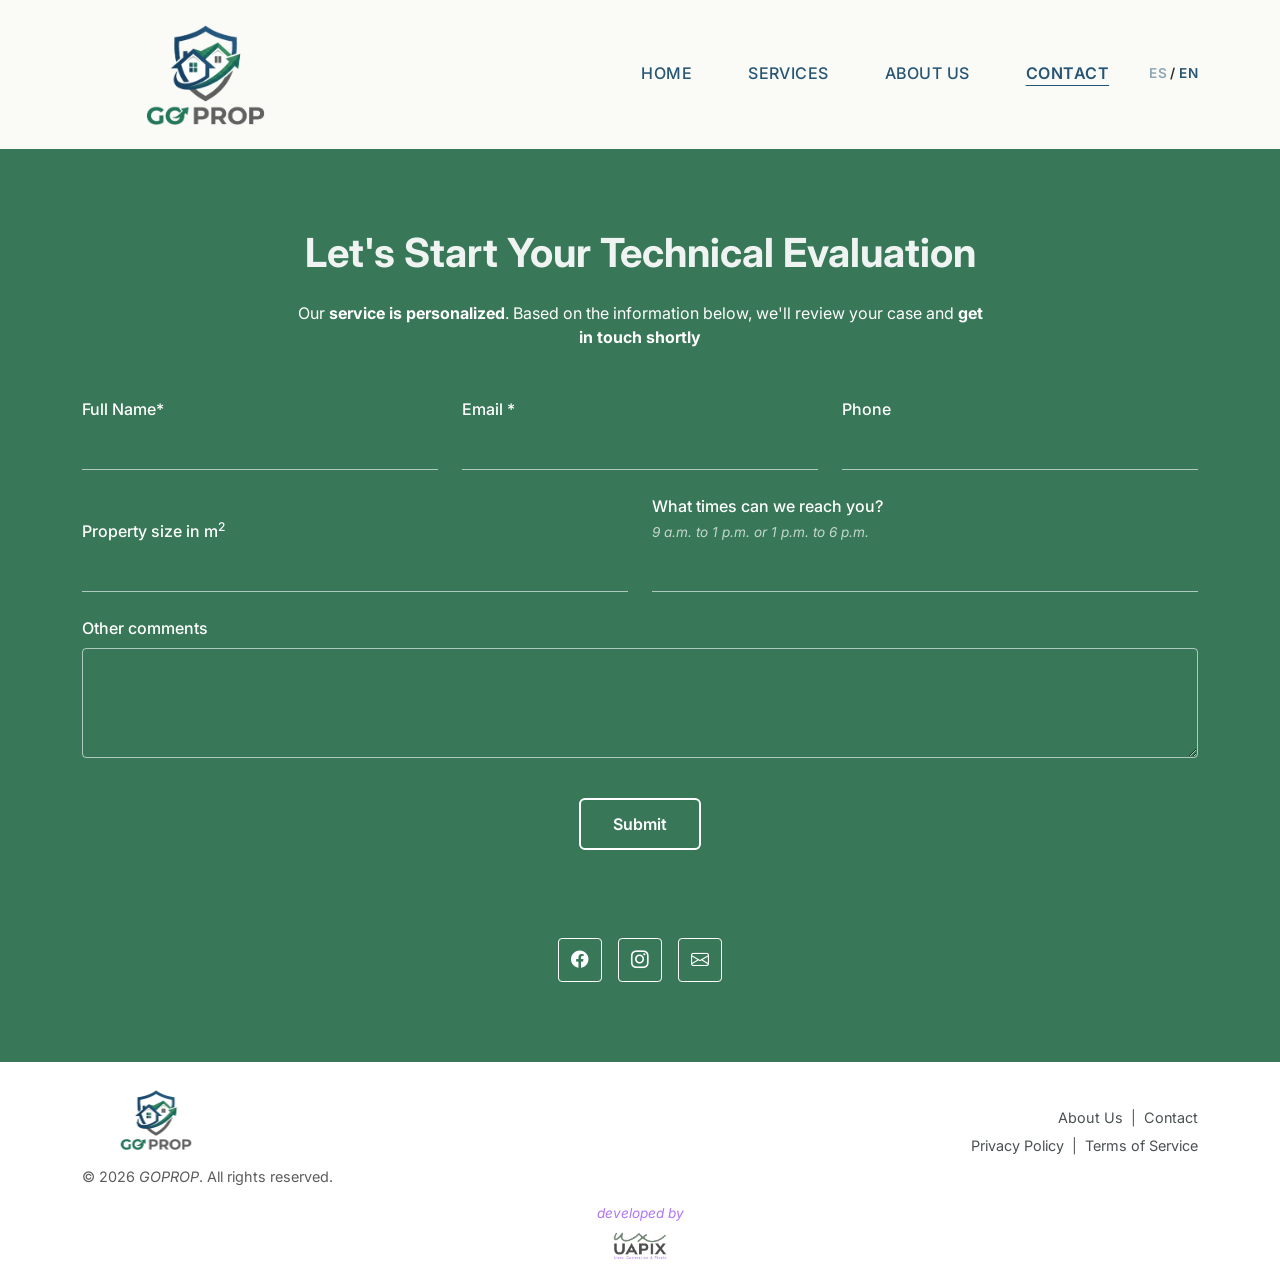
<file: en/contacto.html>
<!DOCTYPE html>
<html lang="en">
<head>
  <meta charset="UTF-8">
  <meta name="viewport" content="width=device-width, initial-scale=1.0">
  <title>Contact | Go Prop</title>

  <link rel="preconnect" href="https://fonts.googleapis.com">
  <link rel="preconnect" href="https://fonts.gstatic.com" crossorigin>
  <link href="https://fonts.googleapis.com/css2?family=Inter:wght@300;400;500;600;700&family=Playfair+Display:ital@1&display=swap" rel="stylesheet">

  <link href="https://cdn.jsdelivr.net/npm/bootstrap@5.3.3/dist/css/bootstrap.min.css" rel="stylesheet">
  <link rel="stylesheet" href="../css/style.css">

    <!-- FAVICON -->
    <link rel="shortcut icon" href="../assets/images/favicon.png" type="image/x-icon">
    <link rel="icon" href="../assets/images/favicon.png" type="image/x-icon">

        <link rel="stylesheet" href="https://cdn.jsdelivr.net/npm/bootstrap-icons@1.13.1/font/bootstrap-icons.min.css">


</head>
<body>

  <nav class="navbar navbar-expand-lg navbar-goprop">
    <div class="container">
      <a class="navbar-brand" href="index.html">
        <img src="../assets/images/logo.png" alt="Go Prop">
      </a>
      <button class="navbar-toggler" type="button" data-bs-toggle="collapse" data-bs-target="#navMain" aria-controls="navMain" aria-expanded="false" aria-label="Open menu">
        <span class="navbar-toggler-icon"></span>
      </button>
      <div class="collapse navbar-collapse justify-content-end" id="navMain">
        <ul class="navbar-nav">
          <li class="nav-item"><a class="nav-link" href="index.html">HOME</a></li>
          <li class="nav-item"><a class="nav-link" href="servicios.html">SERVICES</a></li>
          <li class="nav-item"><a class="nav-link" href="nosotros.html">ABOUT US</a></li>
          <li class="nav-item"><a class="nav-link active" href="contacto.html">CONTACT</a></li>
        </ul>
        <div class="lang-switch">
          <a href="../contacto.html">ES</a> / <a href="contacto.html" class="current">EN</a>
        </div>
      </div>
    </div>
  </nav>

  <section class="contact-hero">
    <div class="container">
      <h1>Let's Start Your Technical Evaluation</h1>
      <p class="contact-subtext">Our <strong>service is personalized</strong>. Based on the information below, we'll review your case and <strong>get in touch shortly</strong></p>


<form class="contact-form" id="contactForm" name="contacto-en" method="POST" data-netlify="true" data-netlify-honeypot="bot-field">
        <input type="hidden" name="form-name" value="contacto-en">
<p class="d-none">
  <label>Please leave this field blank if you are human: <input name="bot-field"></label>
</p>
        <div class="row">
          <div class="col-md-4 mb-4">
            <label for="nombre">Full Name*</label>
            <input type="text" id="nombre" name="nombre" required>
          </div>
          <div class="col-md-4 mb-4">
            <label for="email">Email *</label>
            <input type="email" id="email" name="email" required>
          </div>
          <div class="col-md-4 mb-4">
            <label for="telefono">Phone</label>
            <input type="tel" id="telefono" name="telefono">
          </div>
        </div>

        <div class="row">
          <div class="col-md-6 mb-4">
            <label for="pregunta1">Property size in m<sup>2</sup></label>
            <input type="text" id="pregunta1" name="pregunta1">
          </div>
          <div class="col-md-6 mb-4">
            <label for="pregunta2">What times can we reach you?</label>
            <span class="field-hint">9 a.m. to 1 p.m. or 1 p.m. to 6 p.m.</span>
            <input type="text" id="pregunta2" name="pregunta2">
          </div>
        </div>

        <div class="row">
          <div class="col-md-12 mb-4">
            <label for="pregunta3">Other comments</label>
            <textarea id="pregunta3" name="pregunta3" rows="3"></textarea>
          </div>
        </div>

        <button type="submit" class="btn btn-outline-goprop mt-3 d-block mx-auto">Submit</button>
        <div id="formStatus" class="form-status mt-3" aria-live="polite"></div>
      </form>

      <div class="social-icons mt-5">
        <a href="#" aria-label="Facebook"><i class="bi bi-facebook"></i></a>
        <a href="#" aria-label="Instagram"><i class="bi bi-instagram"></i></a>
        <a href="mailto:info@goprop.com" aria-label="Email"><i class="bi bi-envelope"></i></a>
      </div>
    </div>
  </section>

  <footer class="footer-goprop">
    <div class="container">
      <div class="row align-items-center">
        <div class="col-md-5 mb-3 mb-md-0 footer-brand">
          <img src="../assets/images/logo.png" alt="Go Prop" style="height:72px;">
          <p class="footer-copyright">&copy; 2026 <em>GOPROP</em>. All rights reserved.</p>
        </div>
        <div class="col-md-7 text-md-end footer-links">
          <div class="footer-links-row"><a href="nosotros.html">About Us</a><span class="footer-sep">|</span><a
              href="contacto.html">Contact</a></div>
          <div class="footer-links-row"><a href="#">Privacy Policy</a><span class="footer-sep">|</span><a href="#">Terms
              of Service</a></div>
        </div>
      </div>
      <div class="text-center mt-3 footer-credit">
        <p>developed by</p>
        <img src="../assets/images/uapix-logo.png" alt="UAPIX">
      </div>
    </div>
  </footer>

  <!-- Bootstrap JS -->
  <script src="https://cdn.jsdelivr.net/npm/bootstrap@5.3.3/dist/js/bootstrap.bundle.min.js"></script>
  <script src="../js/main.js"></script>
</body>
</html>
</file>
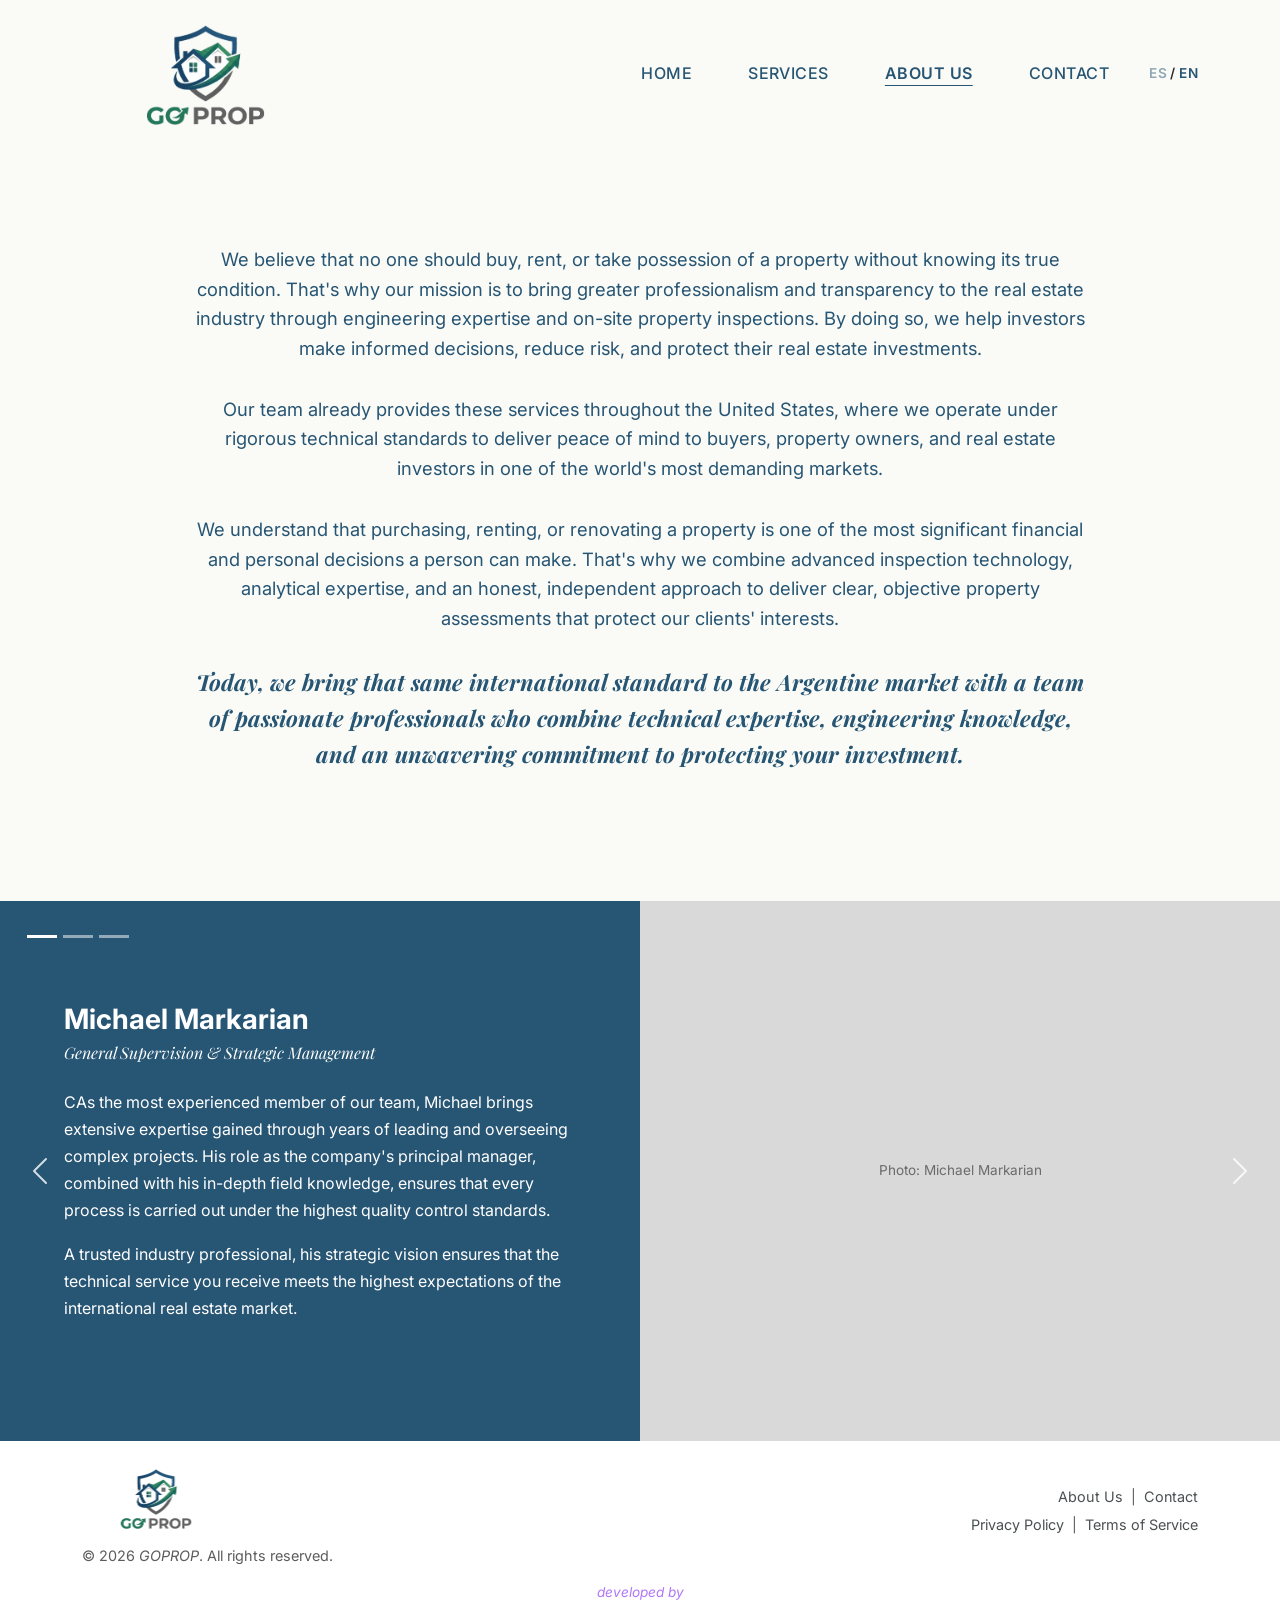
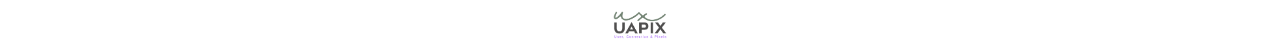
<file: en/nosotros.html>
<!DOCTYPE html>
<html lang="en">

<head>
  <meta charset="UTF-8">
  <meta name="viewport" content="width=device-width, initial-scale=1.0">
  <title>About Us | Go Prop</title>

  <link rel="preconnect" href="https://fonts.googleapis.com">
  <link rel="preconnect" href="https://fonts.gstatic.com" crossorigin>
  <link
    href="https://fonts.googleapis.com/css2?family=Inter:wght@300;400;500;600;700&family=Playfair+Display:ital@1&display=swap"
    rel="stylesheet">
  <link href="https://cdn.jsdelivr.net/npm/bootstrap@5.3.3/dist/css/bootstrap.min.css" rel="stylesheet">
  <link rel="stylesheet" href="../css/style.css">

  <!-- FAVICON -->
  <link rel="shortcut icon" href="../assets/images/favicon.png" type="image/x-icon">
  <link rel="icon" href="../assets/images/favicon.png" type="image/x-icon">

</head>

<body>

  <nav class="navbar navbar-expand-lg navbar-goprop">
    <div class="container">
      <a class="navbar-brand" href="index.html">
        <img src="../assets/images/logo.png" alt="Go Prop">
      </a>
      <button class="navbar-toggler" type="button" data-bs-toggle="collapse" data-bs-target="#navMain"
        aria-controls="navMain" aria-expanded="false" aria-label="Open menu">
        <span class="navbar-toggler-icon"></span>
      </button>
      <div class="collapse navbar-collapse justify-content-end" id="navMain">
        <ul class="navbar-nav">
          <li class="nav-item"><a class="nav-link" href="index.html">HOME</a></li>
          <li class="nav-item"><a class="nav-link" href="servicios.html">SERVICES</a></li>
          <li class="nav-item"><a class="nav-link active" href="nosotros.html">ABOUT US</a></li>
          <li class="nav-item"><a class="nav-link" href="contacto.html">CONTACT</a></li>
        </ul>
        <div class="lang-switch">
          <a href="../nosotros.html">ES</a> / <a href="nosotros.html" class="current">EN</a>
        </div>
      </div>
    </div>
  </nav>

  <!-- Intro -->

  <section class="section-padding about-intro">
    <div class="container">
      <p>We believe that no one should buy, rent, or take possession of a property without knowing its true condition.
        That's why our mission is to bring greater professionalism and transparency to the real estate industry through
        engineering expertise and on-site property inspections. By doing so, we help investors make informed decisions,
        reduce risk, and protect their real estate investments.</p>

      <p>Our team already provides these services throughout the United States, where we operate under rigorous
        technical standards to deliver peace of mind to buyers, property owners, and real estate investors in one of the
        world's most demanding markets.</p>

      <p>We understand that purchasing, renting, or renovating a property is one of the most significant financial and
        personal decisions a person can make. That's why we combine advanced inspection technology, analytical
        expertise, and an honest, independent approach to deliver clear, objective property assessments that protect our
        clients' interests.</p>

      <p class="about-highlight">Today, we bring that same international standard to the Argentine market with a team of
        passionate professionals who combine technical expertise, engineering knowledge, and an unwavering commitment to
        protecting your investment.</p>
    </div>
  </section>

  <!-- Team carousel -->
  <div id="teamCarousel" class="carousel slide team-carousel" data-bs-ride="carousel">
    <div class="carousel-indicators">
      <button type="button" data-bs-target="#teamCarousel" data-bs-slide-to="0" class="active" aria-current="true"
        aria-label="Slide 1"></button>
      <button type="button" data-bs-target="#teamCarousel" data-bs-slide-to="1" aria-label="Slide 2"></button>
      <button type="button" data-bs-target="#teamCarousel" data-bs-slide-to="2" aria-label="Slide 3"></button>
    </div>
    <div class="carousel-inner">

      <!-- Slide 1: info left, photo right -->
      
      <div class="carousel-item active team-slide">
        <div class="team-info">
          <h3>Michael Markarian</h3>
          <p class="team-role">General Supervision & Strategic Management</p>
          <p class="team-bio">CAs the most experienced member of our team, Michael brings extensive expertise gained
            through years of leading and overseeing complex projects. His role as the company's principal manager,
            combined with his in-depth field knowledge, ensures that every process is carried out under the highest
            quality control standards.</p>

          <p class="team-bio">A trusted industry professional, his strategic vision ensures that the technical service
            you receive meets the highest expectations of the international real estate market.</p>
        </div>
        <div class="team-photo">
          <div class="img-placeholder">Photo: Michael Markarian</div>
        </div>
      </div>

    

      <div class="carousel-item team-slide flex-row-reverse">
        <div class="team-info">
          <h3>Federico Córdoba</h3>
          <p class="team-role">Operations, Logistics & Administration Director</p>
          <p class="team-bio">A key figure in the development and successful launch of this business model in Argentina, Federico is the driving force behind the company's operational efficiency. With a highly organized, solutions-oriented approach, he oversees operations, coordinates the company's complex logistics, and manages administrative processes and operational supervision.</p>
          <p class="team-bio">His unwavering commitment to operational excellence ensures that every property inspection is planned and executed seamlessly, delivering timely, efficient, and reliable service to our clients.</p>


        </div>
        <div class="team-photo">
          <div class="img-placeholder">Photo: Federico Córdoba</div>
        </div>
      </div>

      

      <div class="carousel-item team-slide">
        <div class="team-info">
          <h3>Lucas Cabrera</h3>
          <p class="team-role">Logistics, Operations & Construction Specialist</p>
          <p class="team-bio">A construction professional with extensive hands-on field experience, Lucas brings the
            practical expertise and trained eye that can only be gained through years of working on-site. As co-leader
            of our logistics and field operations, he plays a key role in turning technical knowledge into accurate
            property assessments.</p>

          <p class="team-bio">His dedication and meticulous approach to structural analysis ensure that every property
            inspection is carried out thoroughly, identifying hidden defects and critical issues with exceptional
            precision.</p>
        </div>
        <div class="team-photo">
          <div class="img-placeholder">Photo: Lucas Cabrera</div>
        </div>
      </div>

    </div>
    <button class="carousel-control-prev" type="button" data-bs-target="#teamCarousel" data-bs-slide="prev">
      <span class="carousel-control-prev-icon" aria-hidden="true"></span>
      <span class="visually-hidden">Previous</span>
    </button>
    <button class="carousel-control-next" type="button" data-bs-target="#teamCarousel" data-bs-slide="next">
      <span class="carousel-control-next-icon" aria-hidden="true"></span>
      <span class="visually-hidden">Next</span>
    </button>
  </div>

  <footer class="footer-goprop">
    <div class="container">
      <div class="row align-items-center">
        <div class="col-md-5 mb-3 mb-md-0 footer-brand">
          <img src="../assets/images/logo.png" alt="Go Prop" style="height:72px;">
          <p class="footer-copyright">&copy; 2026 <em>GOPROP</em>. All rights reserved.</p>
        </div>
        <div class="col-md-7 text-md-end footer-links">
          <div class="footer-links-row"><a href="nosotros.html">About Us</a><span class="footer-sep">|</span><a
              href="contacto.html">Contact</a></div>
          <div class="footer-links-row"><a href="#">Privacy Policy</a><span class="footer-sep">|</span><a href="#">Terms
              of Service</a></div>
        </div>
      </div>
      <div class="text-center mt-3 footer-credit">
        <p>developed by</p>
        <img src="../assets/images/uapix-logo.png" alt="UAPIX">
      </div>
    </div>
  </footer>

  <script src="https://cdn.jsdelivr.net/npm/bootstrap@5.3.3/dist/js/bootstrap.bundle.min.js"></script>
  <script src="../js/main.js"></script>
</body>

</html>
</file>
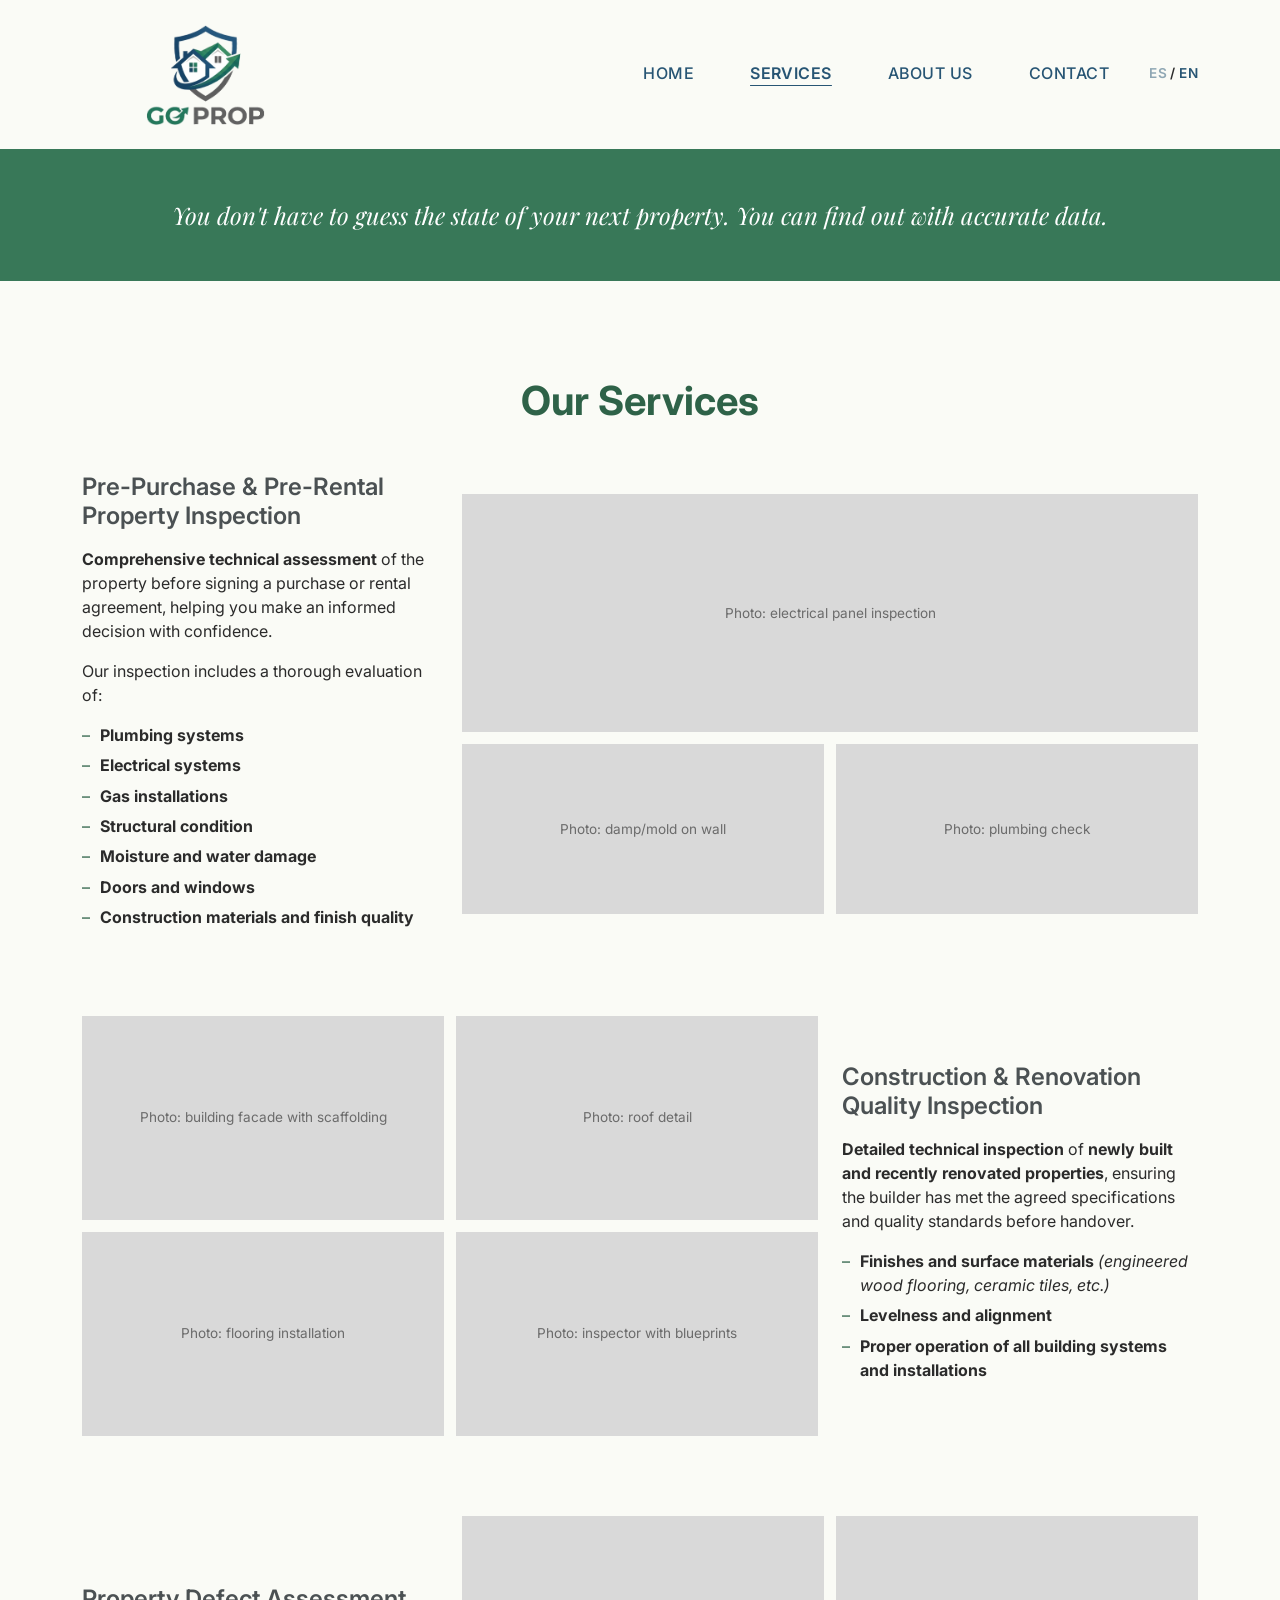
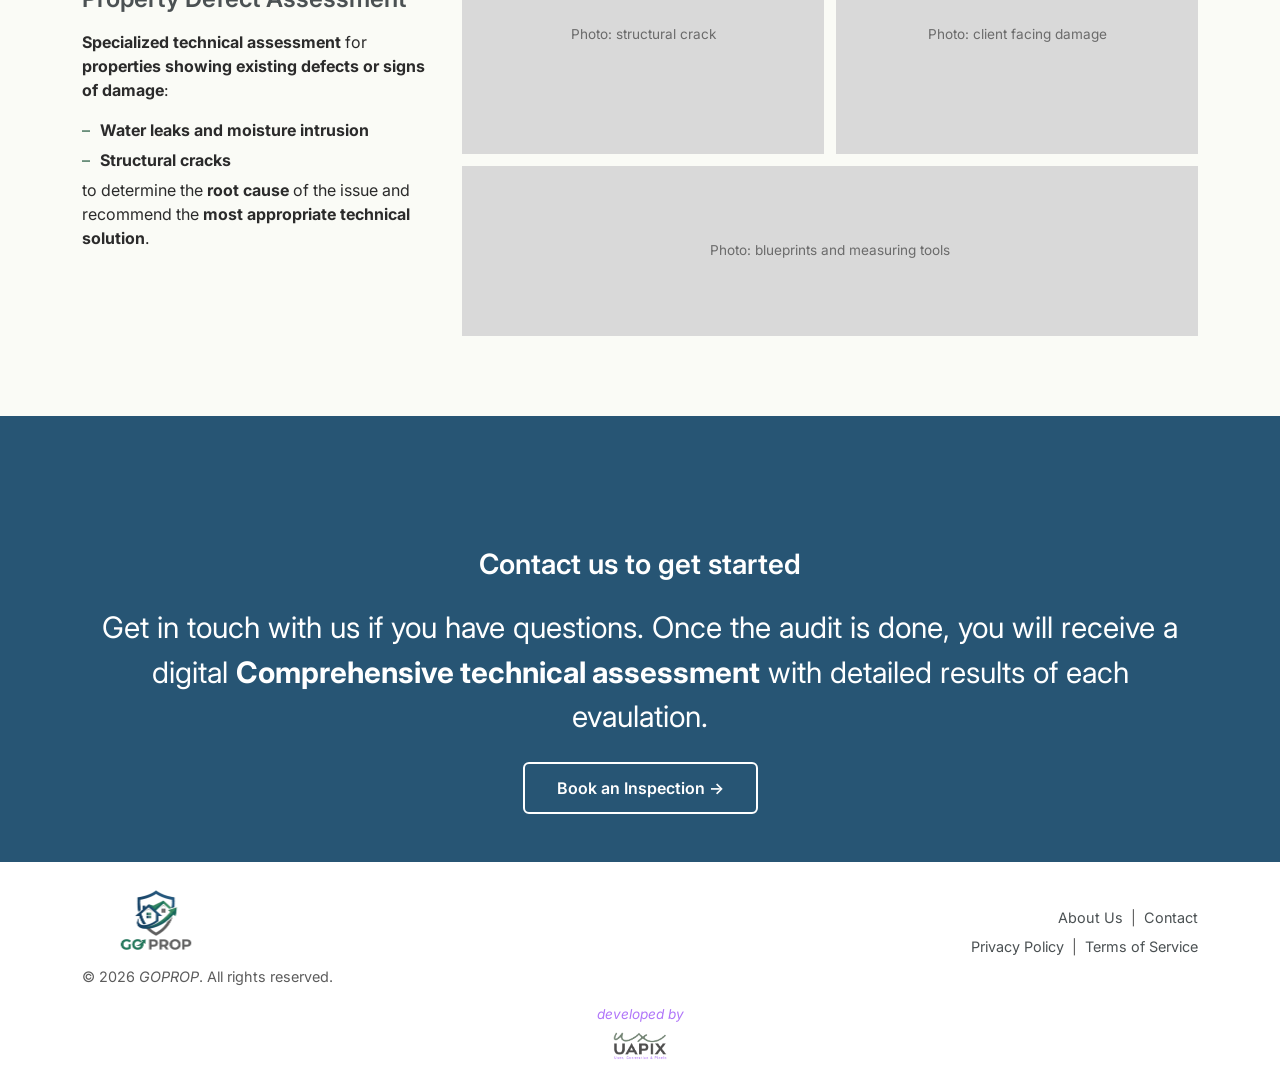
<file: en/servicios.html>
<!DOCTYPE html>
<html lang="en">

<head>
  <meta charset="UTF-8">
  <meta name="viewport" content="width=device-width, initial-scale=1.0">
  <title>Services | Go Prop</title>

  <link rel="preconnect" href="https://fonts.googleapis.com">
  <link rel="preconnect" href="https://fonts.gstatic.com" crossorigin>
  <link
    href="https://fonts.googleapis.com/css2?family=Inter:wght@300;400;500;600;700&family=Playfair+Display:ital@1&display=swap"
    rel="stylesheet">

  <link href="https://cdn.jsdelivr.net/npm/bootstrap@5.3.3/dist/css/bootstrap.min.css" rel="stylesheet">
  <link rel="stylesheet" href="../css/style.css">

  <!-- FAVICON -->
  <link rel="shortcut icon" href="../assets/images/favicon.png" type="image/x-icon">
  <link rel="icon" href="../assets/images/favicon.png" type="image/x-icon">

</head>

<body>

  <nav class="navbar navbar-expand-lg navbar-goprop">
    <div class="container">
      <a class="navbar-brand" href="index.html">
        <img src="../assets/images/logo.png" alt="Go Prop">
      </a>
      <button class="navbar-toggler" type="button" data-bs-toggle="collapse" data-bs-target="#navMain"
        aria-controls="navMain" aria-expanded="false" aria-label="Open menu">
        <span class="navbar-toggler-icon"></span>
      </button>
      <div class="collapse navbar-collapse justify-content-end" id="navMain">
        <ul class="navbar-nav">
          <li class="nav-item"><a class="nav-link" href="index.html">HOME</a></li>
          <li class="nav-item"><a class="nav-link active" href="servicios.html">SERVICES</a></li>
          <li class="nav-item"><a class="nav-link" href="nosotros.html">ABOUT US</a></li>
          <li class="nav-item"><a class="nav-link" href="contacto.html">CONTACT</a></li>
        </ul>
        <div class="lang-switch">
          <a href="../servicios.html">ES</a> / <a href="servicios.html" class="current">EN</a>
        </div>
      </div>
    </div>
  </nav>

  <!-- Quote band -->
  <section class="quote-band">

    <p>You don't have to guess the state of your next property. You can find out with accurate data.</p>
  </section>

  <!-- Heading -->
  <section class="section-padding pb-0">
    <div class="container">

      <h1 class="solutions-heading mb-5">Our Services</h1>

      <!-- Row 1: text left, collage right -->
      <div class="row solution-row align-items-center" id="pre-compra">
        <div class="col-lg-4 solution-text mb-4 mb-lg-0">

          <h2 class="solution-title">Pre-Purchase & Pre-Rental Property Inspection</h2>
          <p><strong>Comprehensive technical assessment</strong> of the property before signing a purchase or rental
            agreement, helping you make an informed decision with confidence.</p>
          <p>Our inspection includes a thorough evaluation of:</p>
          <ul>
            <li><strong>Plumbing systems</strong></li>
            <li><strong>Electrical systems</strong></li>
            <li><strong>Gas installations</strong></li>
            <li><strong>Structural condition</strong></li>
            <li><strong>Moisture and water damage</strong></li>
            <li><strong>Doors and windows</strong></li>
            <li><strong>Construction materials and finish quality</strong></li>
          </ul>
        </div>
        <div class="col-lg-8">
          <div class="solution-collage layout-1">
            <div class="img-placeholder cell-1">Photo: electrical panel inspection</div>
            <div class="img-placeholder cell-2">Photo: damp/mold on wall</div>
            <div class="img-placeholder cell-3">Photo: plumbing check</div>
          </div>
        </div>
      </div>

      <!-- Row 2: collage left, text right -->
      <div class="row solution-row align-items-center" id="control-obra">
        <div class="col-lg-8 order-lg-1 mb-4 mb-lg-0">
          <div class="solution-collage layout-2">
            <div class="img-placeholder">Photo: building facade with scaffolding</div>
            <div class="img-placeholder">Photo: roof detail</div>
            <div class="img-placeholder">Photo: flooring installation</div>
            <div class="img-placeholder">Photo: inspector with blueprints</div>
          </div>
        </div>
        <div class="col-lg-4 order-lg-2 solution-text">

          <h2 class="solution-title">Construction & Renovation Quality Inspection</h2>

          <p><strong>Detailed technical inspection</strong> of <strong>newly built and recently renovated
              properties</strong>, ensuring the builder has met the agreed specifications and quality standards before
            handover.</p>

          <ul>
            <li><strong>Finishes and surface materials</strong> <em>(engineered wood flooring, ceramic tiles, etc.)</em>
            </li>
            <li><strong>Levelness and alignment</strong></li>
            <li><strong>Proper operation of all building systems and installations</strong></li>
          </ul>
        </div>
      </div>

      <!-- Row 3: text left, collage right -->
      <div class="row solution-row align-items-center" id="patologias">
        <div class="col-lg-4 solution-text mb-4 mb-lg-0">
          
          <h2 class="solution-title">Property Defect Assessment</h2>
          <p><strong>Specialized technical assessment</strong> for <strong>properties showing existing defects or signs of damage</strong>:</p>
          <ul>
  <li><strong>Water leaks and moisture intrusion</strong></li>
  <li><strong>Structural cracks</strong></li>
</ul>
<p>to determine the <strong>root cause</strong> of the issue and recommend the <strong>most appropriate technical solution</strong>.</p>        </div>
        <div class="col-lg-8">
          <div class="solution-collage layout-3">
            <div class="img-placeholder cell-1">Photo: structural crack</div>
            <div class="img-placeholder cell-2">Photo: client facing damage</div>
            <div class="img-placeholder cell-3">Photo: blueprints and measuring tools</div>
          </div>
        </div>
      </div>
    </div>
  </section>

  <!-- Pricing CTA (single green band) -->
  <section class="cta-text-band">
    <div class="container">
      <!-- Pricing content pending — placeholder reserved until final pricing structure is decided -->
      <div class="pricing-block"></div>
      
      <h2 class="cta-pricing-heading">Contact us to get started</h2>
      <p>Get in touch with us if you have questions. Once the audit is done, you will receive a digital <strong>Comprehensive technical assessment</strong> with detailed results of each evaulation.</p>
      <a href="contacto.html" class="btn btn-outline-goprop mt-4">Book an Inspection &rarr;</a>
    </div>
  </section>


  <footer class="footer-goprop">
    <div class="container">
      <div class="row align-items-center">
        <div class="col-md-5 mb-3 mb-md-0 footer-brand">
          <img src="../assets/images/logo.png" alt="Go Prop" style="height:72px;">
          <p class="footer-copyright">&copy; 2026 <em>GOPROP</em>. All rights reserved.</p>
        </div>
        <div class="col-md-7 text-md-end footer-links">
          <div class="footer-links-row"><a href="nosotros.html">About Us</a><span class="footer-sep">|</span><a
              href="contacto.html">Contact</a></div>
          <div class="footer-links-row"><a href="#">Privacy Policy</a><span class="footer-sep">|</span><a href="#">Terms
              of Service</a></div>
        </div>
      </div>
      <div class="text-center mt-3 footer-credit">
        <p>developed by</p>
        <img src="../assets/images/uapix-logo.png" alt="UAPIX">
      </div>
    </div>
  </footer>

  <script src="https://cdn.jsdelivr.net/npm/bootstrap@5.3.3/dist/js/bootstrap.bundle.min.js"></script>
  <script src="../js/main.js"></script>
</body>

</html>
</file>
<file: css/style.css>
/* ==========================================================================
   GO PROP — Global Stylesheet
   ========================================================================== */

:root {
  --color-green: #387858;
  --color-green-dark: #2e6248;
  --color-navy: #275574;
  --color-charcoal: #4b5153;
  --color-cream: #fafbf6;
  --color-white: #ffffff;
  --color-text: #2b2b2b;
  --color-text-muted: #5c5c5c;

  --font-body: 'Inter', system-ui, sans-serif;
  --font-serif: 'Playfair Display', Georgia, serif;

  --section-padding-y: 6rem;
  --transition-base: 0.25s ease;
}

html {
  scroll-behavior: smooth;
}

body {
  font-family: var(--font-body);
  color: var(--color-text);
  background-color: var(--color-cream);
}

img {
  max-width: 100%;
  display: block;
}

.section-padding {
  padding-top: var(--section-padding-y);
  padding-bottom: var(--section-padding-y);
}

/* ==========================================================================
   Navbar
   ========================================================================== */

.navbar-goprop {
  background-color: var(--color-cream);
  padding-top: 0rem;
  padding-bottom: 0.2rem;
}

.navbar-goprop .navbar-brand img {
  height: 120px;
  margin-bottom: 1rem;
}

.navbar-goprop .nav-link {
  color: var(--color-navy);
  font-weight: 500;
  letter-spacing: 0.03em;
  margin-left: 3.5rem;
  padding: 0 !important;
}

.navbar-goprop .nav-item:first-child .nav-link {
  margin-left: 4rem;
}

.navbar-goprop .nav-link.active {
  color: var(--color-navy);
  font-weight: 600;
  text-decoration: underline;
  text-underline-offset: 6px;
}

.lang-switch {
  margin-left: 2.5rem;
  font-size: 0.85rem;
  font-weight: 600;
  letter-spacing: 0.03em;
  white-space: nowrap;
}

.lang-switch a {
  color: var(--color-navy);
  text-decoration: none;
  opacity: 0.5;
}

.lang-switch a.current {
  opacity: 1;
  text-decoration: none;
  text-underline-offset: 4px;
}

.lang-switch a:hover {
  opacity: 0.8;
}

/* ==========================================================================
   Hero
   ========================================================================== */

.hero {
  position: relative;
  min-height: 85vh;
  background-size: cover;
  background-position: center top;
  display: flex;
  align-items: flex-end;
}

.hero::after {
  content: '';
  position: absolute;
  inset: 0;
  background: linear-gradient(to top, rgba(0, 0, 0, 0.55), rgba(0, 0, 0, 0) 60%);
}

.hero-content {
  position: relative;
  z-index: 1;
  color: var(--color-cream);
  padding: 3rem 0;
}

.hero-content h1 {
  font-weight: 200;
  max-width: 100%;
  font-size: 120px;
  text-align: center;
}

/* ==========================================================================
   Quote band
   ========================================================================== */

.quote-band {
  background-color: var(--color-green);
  color: var(--color-white);
  text-align: center;
  padding: 3rem 1rem;
}

.quote-band p {
  font-family: var(--font-serif);
  font-style: italic;
  font-size: 1.5rem;
  max-width: 1140px;
  margin: 0 auto;
}

/* ==========================================================================
   Stats bar
   ========================================================================== */

.stats-bar {
  background-color: var(--color-charcoal);
  color: var(--color-white);
  padding: 3.5rem 1rem;
}

.stats-bar .stat-number {
  font-size: 2.75rem;
  font-weight: 700;
}

.stats-bar .stat-label {
  color: rgba(255, 255, 255, 0.85);
  max-width: 260px;
  margin: 0 auto;
}

/* ==========================================================================
   Services intro (Cómo te ayudamos)
   ========================================================================== */

.services-intro h2 {
  color: var(--color-green-dark);
  font-weight: 600;
}

.services-intro .lead {
  color: var(--color-text-muted);
  font-weight:300;
}

.service-row .service-number {
  font-weight: 600;
  letter-spacing: 0.05em;
  color: var(--color-text);
  text-transform: uppercase;
  font-size: 0.9rem;
}

.service-row p {
  color: var(--color-text-muted);
  max-width: 300px;
  font-weight:300;
}

.service-row img {
  width: 100%;
  height: 100%;
  object-fit: cover;
  min-height: 320px;
}

/* ==========================================================================
   CTA band
   ========================================================================== */

.cta-text-band {
  background-color: var(--color-navy);
  color: var(--color-white);
  text-align: center;
  padding: 3rem 1rem;
}

.cta-text-band p {
  font-family: var(--font-body);
  font-style: normal;
  font-size: 1.85rem;
  max-width: 1140px;
  margin: 0 auto;
}

.cta-button-band {
  background-color: var(--color-charcoal);
  text-align: center;
  padding: 2rem 1rem;
}

.btn-outline-goprop {
  border: 2px solid var(--color-white);
  color: var(--color-white);
  background: transparent;
  font-weight: 600;
  padding: 0.75rem 2rem;
  transition: var(--transition-base);
}

.btn-outline-goprop:hover {
  background: var(--color-white);
  color: var(--color-charcoal);
}

.btn-goprop {
  background-color: var(--color-green);
  border: 2px solid var(--color-green);
  color: var(--color-white);
  font-weight: 600;
  padding: 0.75rem 2rem;
  transition: var(--transition-base);
}

.btn-goprop:hover {
  background-color: var(--color-green-dark);
  border-color: var(--color-green-dark);
  color: var(--color-white);
}

/* ==========================================================================
   Gallery / parallax
   ========================================================================== */

.gallery-parallax {
  position: relative;
  min-height: 85vh;
}

.gallery-parallax .carousel-item {
  min-height: 85vh;
  background-size: cover;
  background-position: center;
}
.gallery-parallax .carousel-item.active,
.gallery-parallax .carousel-item-next,
.gallery-parallax .carousel-item-prev {
  display: flex;
  align-items: flex-end;
}
.gallery-parallax .carousel-item::after {
  content: '';
  position: absolute;
  inset: 0;
  background: rgba(0, 0, 0, 0.25);
}

.gallery-parallax-content {
  position: relative;
  z-index: 1;
  color: var(--color-white);
  padding: 5rem;
  text-align: right;
  margin-left: auto;
}

.gallery-parallax-content h2 {
  font-family: var(--font-serif);
  letter-spacing: 0.05em;
}

.gallery-parallax .carousel-indicators {
  top: 1.5rem;
  bottom: auto;
  justify-content: flex-start;
  margin-left: 1.5rem;
  margin-right: 0;
}
.gallery-parallax .carousel-control-prev,
.gallery-parallax .carousel-control-next {
  top: 50%;
  bottom: auto;
  width: 48px;
  height: 48px;
  transform: translateY(-50%);
  opacity: 0.8;
}

.gallery-parallax .carousel-control-prev {
  left: 1rem;
}

.gallery-parallax .carousel-control-next {
  right: 1rem;
}

.gallery-parallax .carousel-control-prev:hover,
.gallery-parallax .carousel-control-next:hover {
  opacity: 1;
}
/* ==========================================================================
   Footer
   ========================================================================== */

.footer-goprop {
  background-color: var(--color-white);
  padding: 1rem 0 1rem;
  font-size: 0.9rem;
}

.footer-goprop a {
  color: var(--color-charcoal);
  text-decoration: none;
}

.footer-links-row {
  line-height: 2;
}

.footer-links .footer-sep {
  color: var(--color-text-muted);
  margin: 0 0.5rem;
}

.footer-goprop a:hover {
  color: #8c8c8c;
}

.footer-goprop .footer-credit p {
  color: #b076f9;
  font-style: italic;
  font-size: 0.85rem;
  margin-bottom: 0.5rem;
}

.footer-goprop .footer-credit img {
  height: 28px;
  margin: 0 auto;
}
.footer-goprop .footer-brand {
  display: flex;
  flex-direction: column;
  align-items: flex-start;
  gap: 1rem;
}

.footer-goprop .footer-copyright {
  color: var(--color-text-muted);
  font-size: 0.9rem;
  line-height: 1.5;
  white-space: nowrap;
  margin: 0;
}

/* ==========================================================================
   Placeholder blocks (temporary — remove once real assets are in place)
   ========================================================================== */

.img-placeholder {
  background-color: #d9d9d9;
  color: #6b6b6b;
  display: flex;
  align-items: center;
  justify-content: center;
  text-align: center;
  font-size: 0.85rem;
  width: 100%;
  height: 100%;
  min-height: 320px;
}

/* ==========================================================================
   Servicios — solution rows + photo collages
   ========================================================================== */

.solutions-heading {
  color: var(--color-green-dark);
  font-weight: 700;
  text-align: center;
}

.solution-row {
  margin-bottom: 5rem;
}

.solution-title {
  color: var(--color-charcoal);
  font-weight: 600;
  font-size: 1.5rem;
  margin-bottom: 1rem;
}

.solution-text p {
  color: var(--color-text);
  margin-bottom: 1rem;
}

.solution-text ul {
  list-style: none;
  padding-left: 0;
  margin-bottom: 0;
}

.solution-text ul li {
  position: relative;
  padding-left: 1.1rem;
  margin-bottom: 0.4rem;
}

.solution-text ul li::before {
  content: '–';
  position: absolute;
  left: 0;
  color: var(--color-green-dark);
}

.solution-collage {
  display: grid;
  gap: 0.75rem;
  min-height: 420px;
}

.solution-collage img,
.solution-collage .img-placeholder {
  width: 100%;
  height: 100%;
  object-fit: cover;
  min-height: 0;
}

.solution-collage.layout-1,
.solution-collage.layout-3 {
  grid-template-columns: 1fr 1fr;
  grid-template-rows: 1.4fr 1fr;
}

.solution-collage.layout-1 .cell-1 {
  grid-column: 1 / -1;
}

.solution-collage.layout-3 .cell-3 {
  grid-column: 1 / -1;
  grid-row: 2;
}

.solution-collage.layout-2 {
  grid-template-columns: 1fr 1fr;
  grid-template-rows: 1fr 1fr;
}

/* ==========================================================================
   Servicios — pricing CTA (single green band, no separate button band)
   ========================================================================== */

.cta-pricing-heading {
  font-weight: 600;
  font-size: 1.75rem;
  margin-bottom: 1.5rem;
}

.pricing-block {
  min-height: 60px;
  margin-bottom: 1.5rem;
}

/* ==========================================================================
   Nosotros — intro + team carousel
   ========================================================================== */

.about-intro {
  color: var(--color-navy);
  text-align: center;
}

.about-intro p {
  max-width: 900px;
  margin: 0 auto 2rem;
  font-size: 1.15rem;
  line-height: 1.6;
}

.about-intro .about-highlight {
  font-family: var(--font-serif);
  font-style: italic;
  font-weight: 700;
  font-size: 1.4rem;
}

.team-carousel .team-slide.active,
.team-carousel .carousel-item-next.team-slide,
.team-carousel .carousel-item-prev.team-slide {
  display: flex;
  flex-wrap: wrap;
  min-height: 60vh;
}

.team-carousel .team-photo {
  flex: 1 1 50%;
}

.team-carousel .team-photo img,
.team-carousel .team-photo .img-placeholder {
  width: 100%;
  height: 100%;
  object-fit: cover;
  min-height: 60vh;
}

.team-carousel .team-info {
  flex: 1 1 50%;
  background-color: var(--color-navy);
  color: var(--color-white);
  padding: 4rem;
  display: flex;
  flex-direction: column;
  justify-content: center;
}

.team-carousel .team-info h3 {
  font-weight: 700;
  font-size: 1.75rem;
  margin-bottom: 0.25rem;
}

.team-carousel .team-info .team-role {
  font-family: var(--font-serif);
  font-style: italic;
  margin-bottom: 1.5rem;
}

.team-carousel .team-info .team-bio {
  line-height: 1.7;
}

.team-carousel .carousel-indicators {
  top: 1.5rem;
  bottom: auto;
  justify-content: flex-start;
  margin-left: 1.5rem;
  margin-right: 0;
}

.team-carousel .carousel-control-prev,
.team-carousel .carousel-control-next {
  top: 50%;
  bottom: auto;
  width: 48px;
  height: 48px;
  transform: translateY(-50%);
  opacity: 0.8;
}

.team-carousel .carousel-control-prev {
  left: 1rem;
}

.team-carousel .carousel-control-next {
  right: 1rem;
}

.team-carousel .carousel-control-prev:hover,
.team-carousel .carousel-control-next:hover {
  opacity: 1;
}

/* ==========================================================================
   Contacto — full-bleed green form section
   ========================================================================== */

.contact-hero {
  background-color: var(--color-green);
  color: var(--color-white);
  padding: 5rem 0;
}

.contact-hero h1 {
  font-weight: 700;
  color: rgba(255, 255, 255, 0.92);
  text-align: center;
  margin-bottom: 1.5rem;
}

.contact-subtext {
  text-align: center;
  max-width: 700px;
  margin: 0 auto 3rem;
}

.contact-form label {
  display: block;
  margin-bottom: 0.5rem;
  font-weight: 500;
}
.contact-form .row > div {
  display: flex;
  flex-direction: column;
  justify-content: flex-end;
}
.field-hint {
  display: block;
  font-style: italic;
  font-size: 0.85rem;
  color: rgba(255, 255, 255, 0.7);
  margin-top: -0.25rem;
  margin-bottom: 0.5rem;
}
.contact-form input,
.contact-form textarea {
  width: 100%;
  background: transparent;
  border: none;
  border-bottom: 1px solid rgba(255, 255, 255, 0.6);
  color: var(--color-white);
  padding: 0.5rem 0;
  font-family: inherit;
  resize: vertical;
}

.contact-form textarea {
  border: 1px solid rgba(255, 255, 255, 0.6);
  border-radius: 4px;
  padding: 0.75rem;
  min-height: 110px;
}

.contact-form input:focus,
.contact-form textarea:focus {
  outline: none;
  border-bottom-color: var(--color-white);
}

.contact-form input::placeholder,
.contact-form textarea::placeholder {
  color: rgba(255, 255, 255, 0.5);
}

.contact-hero .btn-outline-goprop:hover {
  color: var(--color-green);
}

.social-icons {
  display: flex;
  gap: 1rem;
  justify-content: center;
}

.social-icons a {
  width: 44px;
  height: 44px;
  border: 1px solid var(--color-white);
  border-radius: 4px;
  display: flex;
  align-items: center;
  justify-content: center;
  color: var(--color-white);
  font-size: 1.1rem;
  transition: var(--transition-base);
}

.social-icons a:hover {
  background: var(--color-white);
  color: var(--color-green);
}

.form-status {
  min-height: 1.5rem;
  font-weight: 500;
}

.form-status-error {
  color: #ffb3b3;
}

/* ==========================================================================
   Placeholder blocks (temporary — remove once real assets are in place)
   ========================================================================== */

.img-placeholder {
  background-color: #d9d9d9;
  color: #6b6b6b;
  display: flex;
  align-items: center;
  justify-content: center;
  text-align: center;
  font-size: 0.85rem;
  width: 100%;
  height: 100%;
  min-height: 320px;
}
</file>
